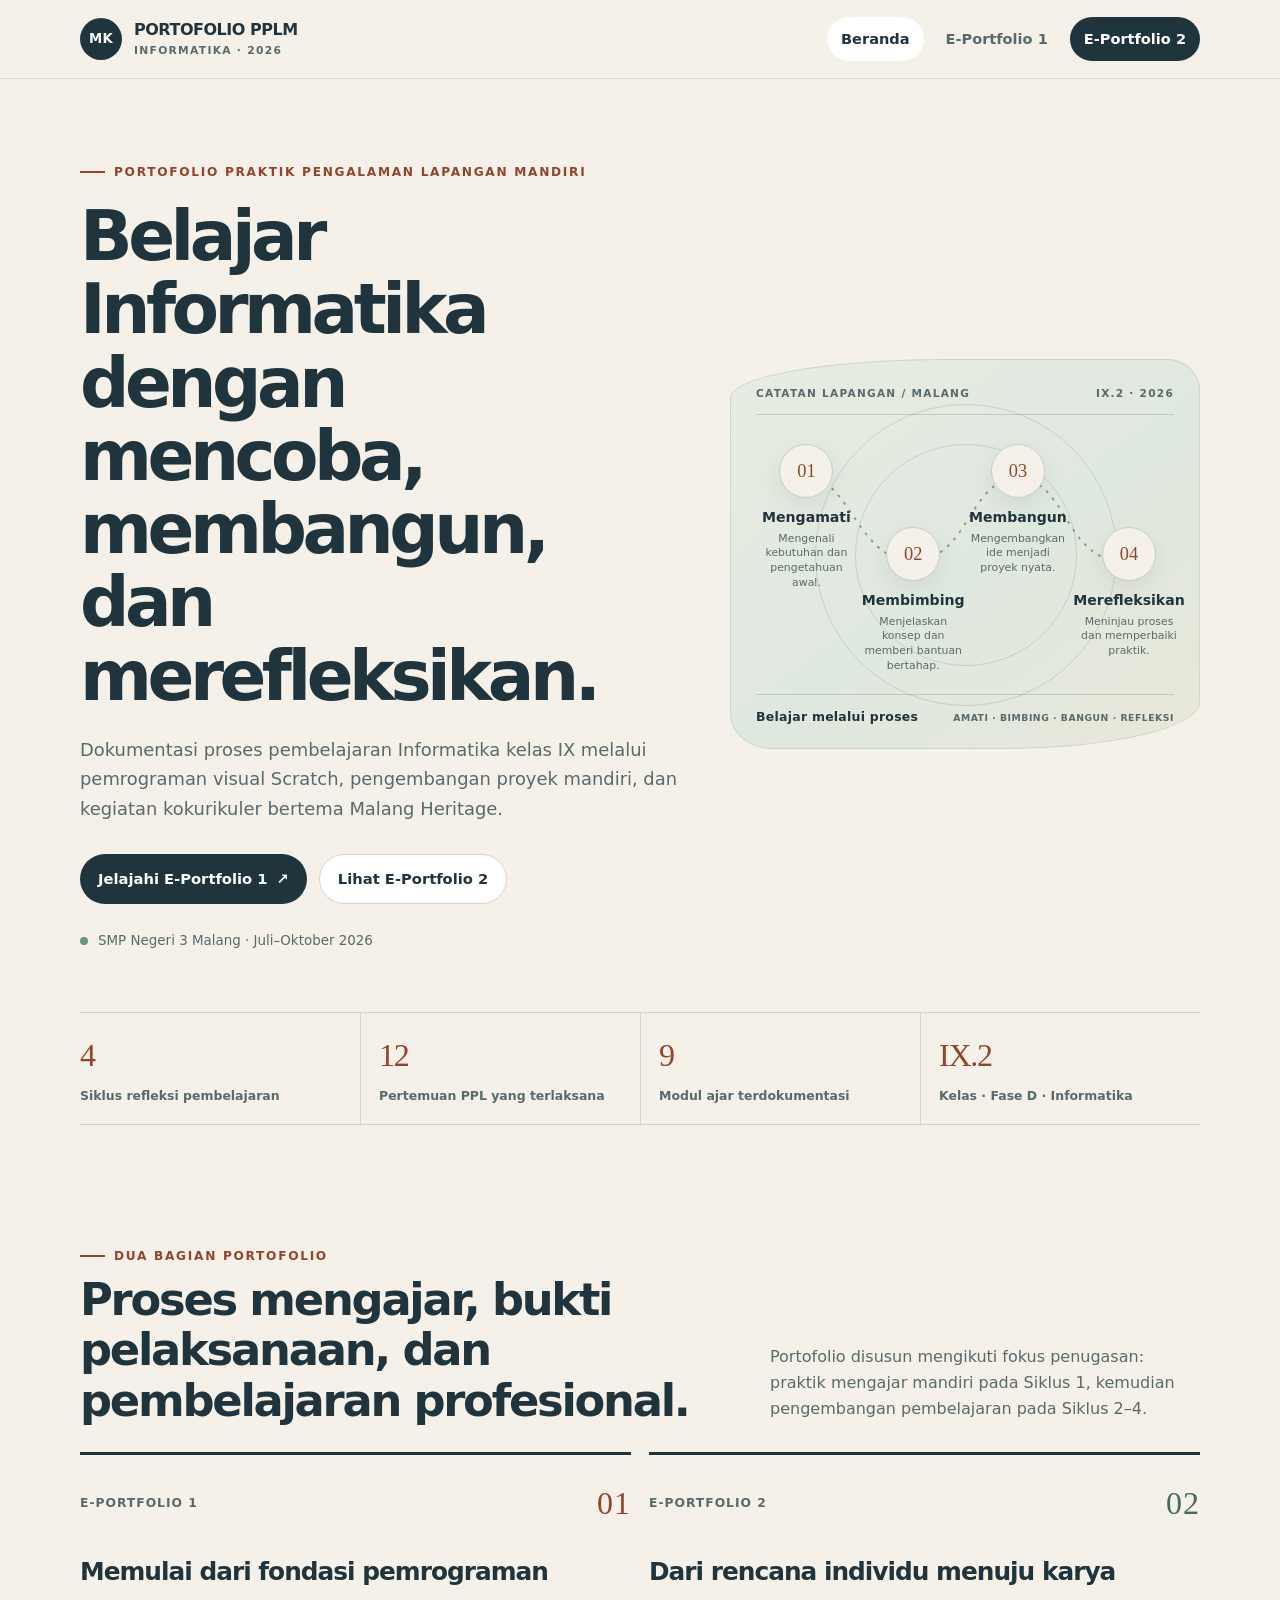
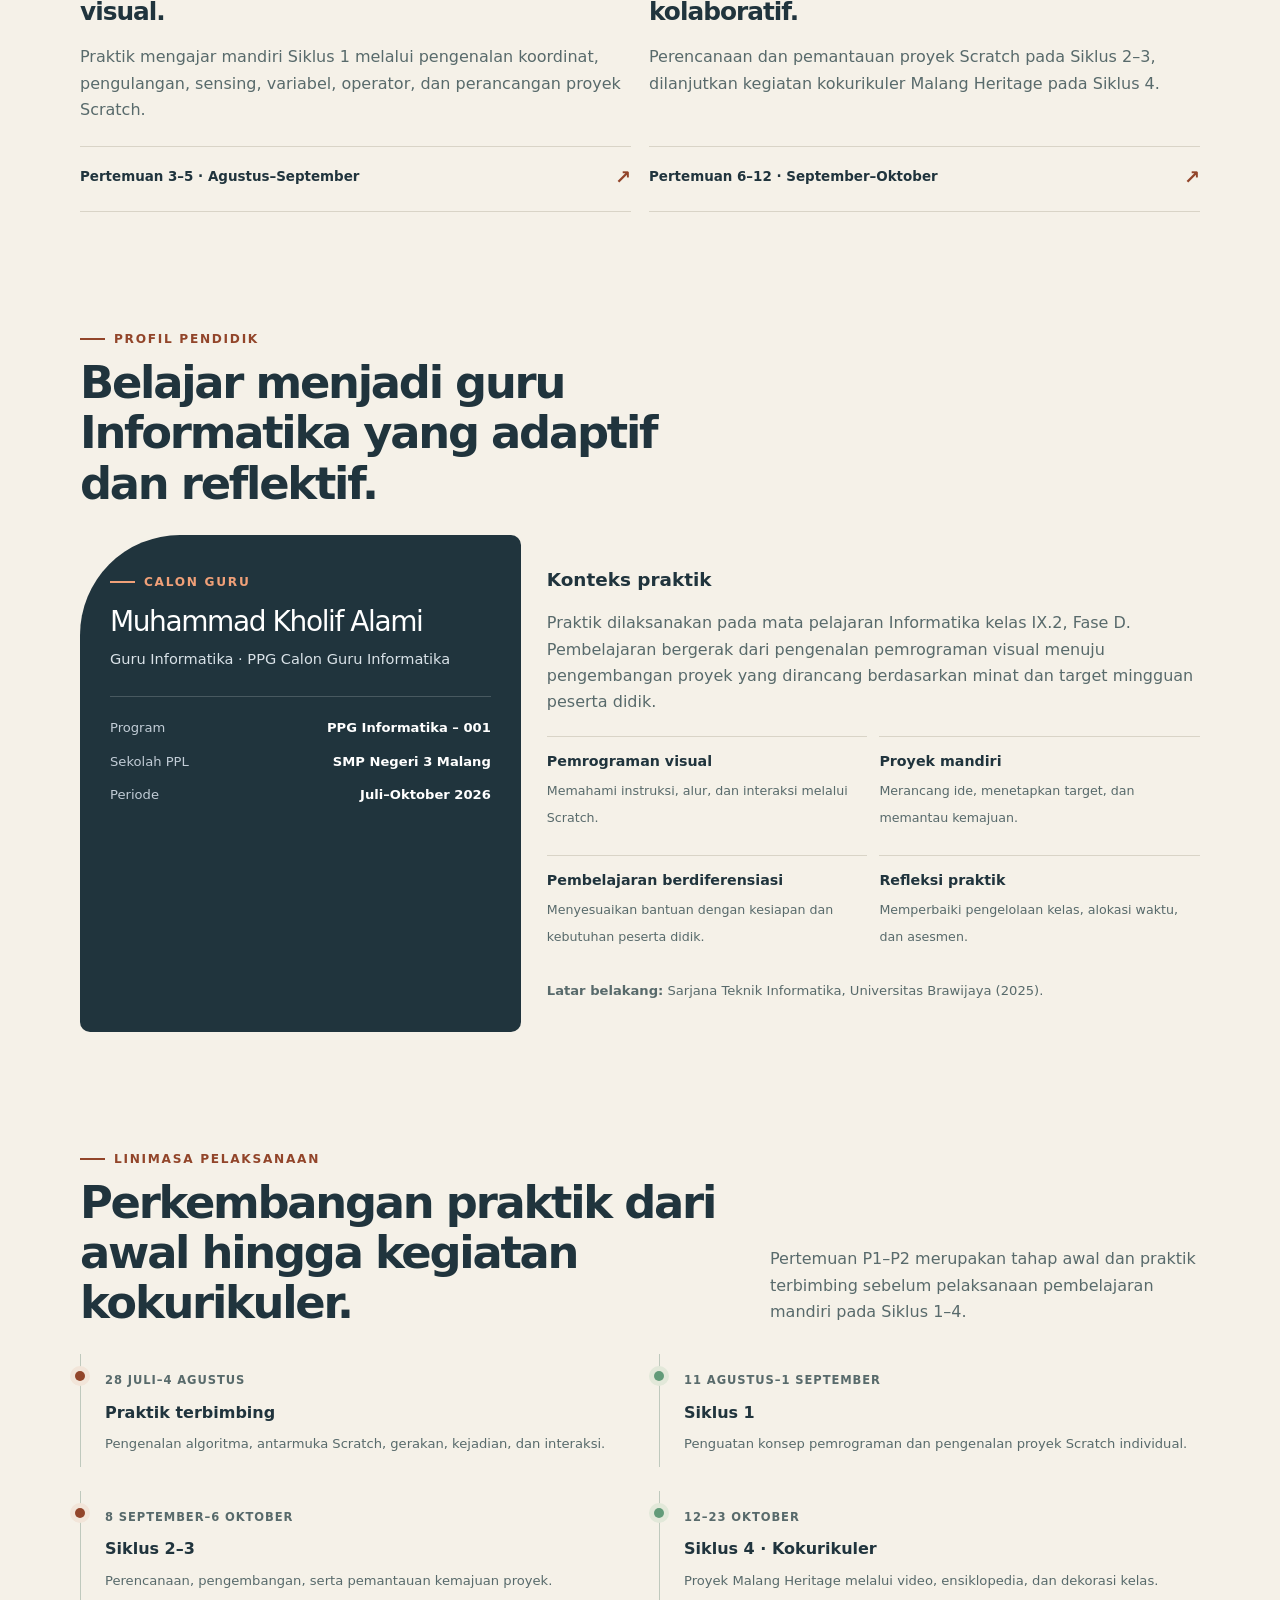
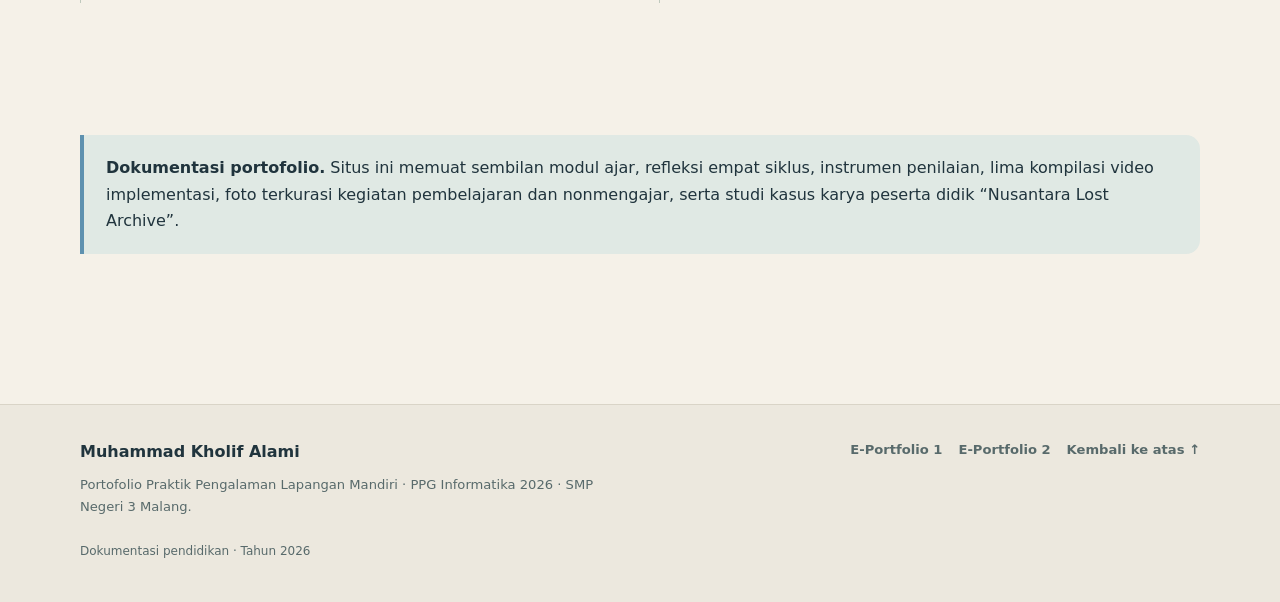
<file: index.html>
<!doctype html>
<html lang="id">
<head>
  <meta charset="utf-8">
  <meta name="viewport" content="width=device-width, initial-scale=1">
  <meta name="theme-color" content="#f5f1e8">
  <meta name="description" content="Portofolio digital Praktik Pengalaman Lapangan Mandiri 2026 bidang Informatika di SMP Negeri 3 Malang oleh Muhammad Kholif Alami.">
  <title>Portofolio PPLM 2026 | Muhammad Kholif Alami</title>
  <link rel="stylesheet" href="assets/css/site.css">
  <script defer src="assets/js/site.js"></script>
</head>
<body>
  <a class="skip-link" href="#konten">Lewati ke konten</a>
  <header class="site-header">
    <div class="container nav-wrap">
      <a class="brand" href="index.html" aria-label="Beranda portofolio">
        <span class="brand-mark">MK</span>
        <span class="brand-copy">PORTOFOLIO PPLM<small>INFORMATIKA · 2026</small></span>
      </a>
      <button class="menu-toggle" type="button" aria-expanded="false" aria-controls="navigasi">Menu</button>
      <nav class="nav-links" id="navigasi" aria-label="Navigasi utama">
        <a href="index.html" data-page="index.html">Beranda</a>
        <a href="portfolio-1.html" data-page="portfolio-1.html">E-Portfolio 1</a>
        <a href="portfolio-2.html" data-page="portfolio-2.html" class="nav-cta">E-Portfolio 2</a>
      </nav>
    </div>
  </header>

  <main id="konten">
    <section class="hero">
      <div class="container hero-grid">
        <div>
          <span class="eyebrow">Portofolio praktik pengalaman lapangan mandiri</span>
          <h1>Belajar Informatika dengan mencoba, membangun, dan merefleksikan.</h1>
          <p class="hero-copy">Dokumentasi proses pembelajaran Informatika kelas IX melalui pemrograman visual Scratch, pengembangan proyek mandiri, dan kegiatan kokurikuler bertema Malang Heritage.</p>
          <div class="hero-actions">
            <a class="button button-primary" href="portfolio-1.html">Jelajahi E-Portfolio 1 <span aria-hidden="true">↗</span></a>
            <a class="button button-secondary" href="portfolio-2.html">Lihat E-Portfolio 2</a>
          </div>
          <div class="hero-note"><span class="dot" aria-hidden="true"></span> SMP Negeri 3 Malang · Juli–Oktober 2026</div>
        </div>
        <div class="practice-route" role="group" aria-label="Empat tahap perjalanan pembelajaran: mengamati, membimbing, membangun, dan merefleksikan">
          <div class="route-topline"><span>CATATAN LAPANGAN / MALANG</span><span>IX.2 · 2026</span></div>
          <div class="route-graphic">
            <svg class="route-track" viewBox="0 0 500 180" preserveAspectRatio="none" role="presentation" aria-hidden="true">
              <path class="route-path" d="M63 28 C112 28 122 111 188 111 S255 28 313 28 S370 111 438 111" />
              <circle class="route-node" cx="63" cy="28" r="7" />
              <circle class="route-node" cx="188" cy="111" r="7" />
              <circle class="route-node" cx="313" cy="28" r="7" />
              <circle class="route-node" cx="438" cy="111" r="7" />
            </svg>
            <ol class="route-stops">
              <li class="route-stop"><span class="route-number">01</span><strong>Mengamati</strong><small>Mengenali kebutuhan dan pengetahuan awal.</small></li>
              <li class="route-stop"><span class="route-number">02</span><strong>Membimbing</strong><small>Menjelaskan konsep dan memberi bantuan bertahap.</small></li>
              <li class="route-stop"><span class="route-number">03</span><strong>Membangun</strong><small>Mengembangkan ide menjadi proyek nyata.</small></li>
              <li class="route-stop"><span class="route-number">04</span><strong>Merefleksikan</strong><small>Meninjau proses dan memperbaiki praktik.</small></li>
            </ol>
          </div>
          <div class="route-bottom"><strong>Belajar melalui proses</strong><span>AMATI · BIMBING · BANGUN · REFLEKSI</span></div>
        </div>
      </div>
    </section>

    <section class="container stat-strip" aria-label="Ringkasan pelaksanaan">
      <div class="stat"><strong>4</strong><span>Siklus refleksi pembelajaran</span></div>
      <div class="stat"><strong>12</strong><span>Pertemuan PPL yang terlaksana</span></div>
      <div class="stat"><strong>9</strong><span>Modul ajar terdokumentasi</span></div>
      <div class="stat"><strong>IX.2</strong><span>Kelas · Fase D · Informatika</span></div>
    </section>

    <section class="section container">
      <div class="section-head">
        <div>
          <span class="eyebrow">Dua bagian portofolio</span>
          <h2>Proses mengajar, bukti pelaksanaan, dan pembelajaran profesional.</h2>
        </div>
        <p>Portofolio disusun mengikuti fokus penugasan: praktik mengajar mandiri pada Siklus 1, kemudian pengembangan pembelajaran pada Siklus 2–4.</p>
      </div>
      <div class="card-grid">
        <a class="portfolio-card" href="portfolio-1.html">
          <div class="card-kicker"><span>E-Portfolio 1</span><span class="card-number">01</span></div>
          <h3>Memulai dari fondasi pemrograman visual.</h3>
          <p>Praktik mengajar mandiri Siklus 1 melalui pengenalan koordinat, pengulangan, sensing, variabel, operator, dan perancangan proyek Scratch.</p>
          <div class="card-foot"><span>Pertemuan 3–5 · Agustus–September</span><span class="arrow" aria-hidden="true">↗</span></div>
        </a>
        <a class="portfolio-card" href="portfolio-2.html">
          <div class="card-kicker"><span>E-Portfolio 2</span><span class="card-number">02</span></div>
          <h3>Dari rencana individu menuju karya kolaboratif.</h3>
          <p>Perencanaan dan pemantauan proyek Scratch pada Siklus 2–3, dilanjutkan kegiatan kokurikuler Malang Heritage pada Siklus 4.</p>
          <div class="card-foot"><span>Pertemuan 6–12 · September–Oktober</span><span class="arrow" aria-hidden="true">↗</span></div>
        </a>
      </div>
    </section>

    <section class="section container">
      <div class="section-head">
        <div>
          <span class="eyebrow">Profil pendidik</span>
          <h2>Belajar menjadi guru Informatika yang adaptif dan reflektif.</h2>
        </div>
      </div>
      <div class="profile-grid">
        <div class="profile-panel">
          <span class="eyebrow" style="color:#f0a078">Calon guru</span>
          <div class="profile-name">Muhammad Kholif Alami</div>
          <div class="profile-role">Guru Informatika · PPG Calon Guru Informatika</div>
          <div class="profile-meta">
            <div><span>Program</span><strong>PPG Informatika – 001</strong></div>
            <div><span>Sekolah PPL</span><strong>SMP Negeri 3 Malang</strong></div>
            <div><span>Periode</span><strong>Juli–Oktober 2026</strong></div>
          </div>
        </div>
        <div class="context-panel">
          <h3>Konteks praktik</h3>
          <p>Praktik dilaksanakan pada mata pelajaran Informatika kelas IX.2, Fase D. Pembelajaran bergerak dari pengenalan pemrograman visual menuju pengembangan proyek yang dirancang berdasarkan minat dan target mingguan peserta didik.</p>
          <div class="focus-list">
            <div class="focus-item"><strong>Pemrograman visual</strong><span>Memahami instruksi, alur, dan interaksi melalui Scratch.</span></div>
            <div class="focus-item"><strong>Proyek mandiri</strong><span>Merancang ide, menetapkan target, dan memantau kemajuan.</span></div>
            <div class="focus-item"><strong>Pembelajaran berdiferensiasi</strong><span>Menyesuaikan bantuan dengan kesiapan dan kebutuhan peserta didik.</span></div>
            <div class="focus-item"><strong>Refleksi praktik</strong><span>Memperbaiki pengelolaan kelas, alokasi waktu, dan asesmen.</span></div>
          </div>
          <p style="margin:18px 0 0;font-size:.82rem"><strong>Latar belakang:</strong> Sarjana Teknik Informatika, Universitas Brawijaya (2025).</p>
        </div>
      </div>
    </section>

    <section class="section container">
      <div class="section-head">
        <div>
          <span class="eyebrow">Linimasa pelaksanaan</span>
          <h2>Perkembangan praktik dari awal hingga kegiatan kokurikuler.</h2>
        </div>
        <p>Pertemuan P1–P2 merupakan tahap awal dan praktik terbimbing sebelum pelaksanaan pembelajaran mandiri pada Siklus 1–4.</p>
      </div>
      <div class="timeline">
        <article class="timeline-card"><small>28 Juli–4 Agustus</small><h3>Praktik terbimbing</h3><p>Pengenalan algoritma, antarmuka Scratch, gerakan, kejadian, dan interaksi.</p></article>
        <article class="timeline-card"><small>11 Agustus–1 September</small><h3>Siklus 1</h3><p>Penguatan konsep pemrograman dan pengenalan proyek Scratch individual.</p></article>
        <article class="timeline-card"><small>8 September–6 Oktober</small><h3>Siklus 2–3</h3><p>Perencanaan, pengembangan, serta pemantauan kemajuan proyek.</p></article>
        <article class="timeline-card"><small>12–23 Oktober</small><h3>Siklus 4 · Kokurikuler</h3><p>Proyek Malang Heritage melalui video, ensiklopedia, dan dekorasi kelas.</p></article>
      </div>
    </section>

    <section class="section container">
      <div class="note soft-note">
        <p><strong>Dokumentasi portofolio.</strong> Situs ini memuat sembilan modul ajar, refleksi empat siklus, instrumen penilaian, lima kompilasi video implementasi, foto terkurasi kegiatan pembelajaran dan nonmengajar, serta studi kasus karya peserta didik “Nusantara Lost Archive”.</p>
      </div>
    </section>
  </main>

  <footer class="site-footer">
    <div class="container">
      <div class="footer-wrap">
        <div><strong>Muhammad Kholif Alami</strong><p>Portofolio Praktik Pengalaman Lapangan Mandiri · PPG Informatika 2026 · SMP Negeri 3 Malang.</p></div>
        <div class="footer-links"><a href="portfolio-1.html">E-Portfolio 1</a><a href="portfolio-2.html">E-Portfolio 2</a><a href="#konten">Kembali ke atas ↑</a></div>
      </div>
      <div class="copyright">Dokumentasi pendidikan · Tahun 2026</div>
    </div>
  </footer>
</body>
</html>
</file>
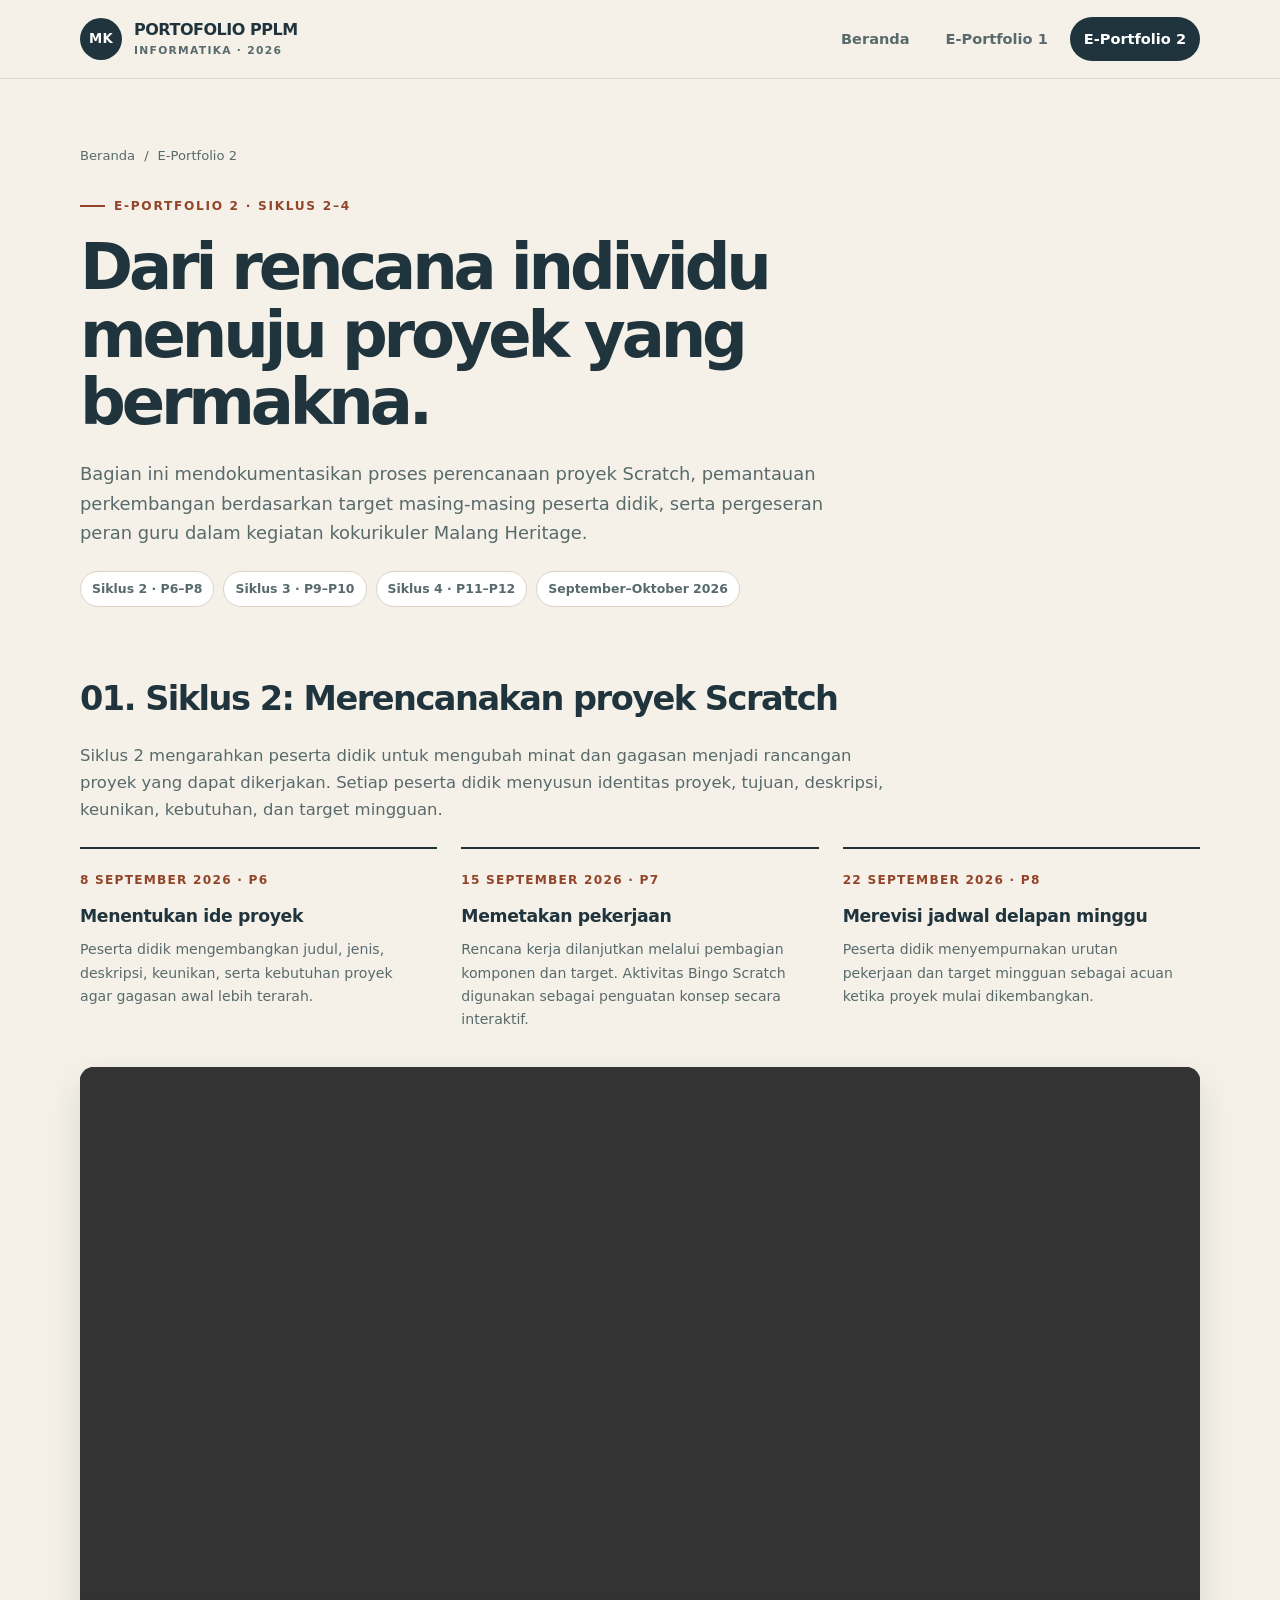
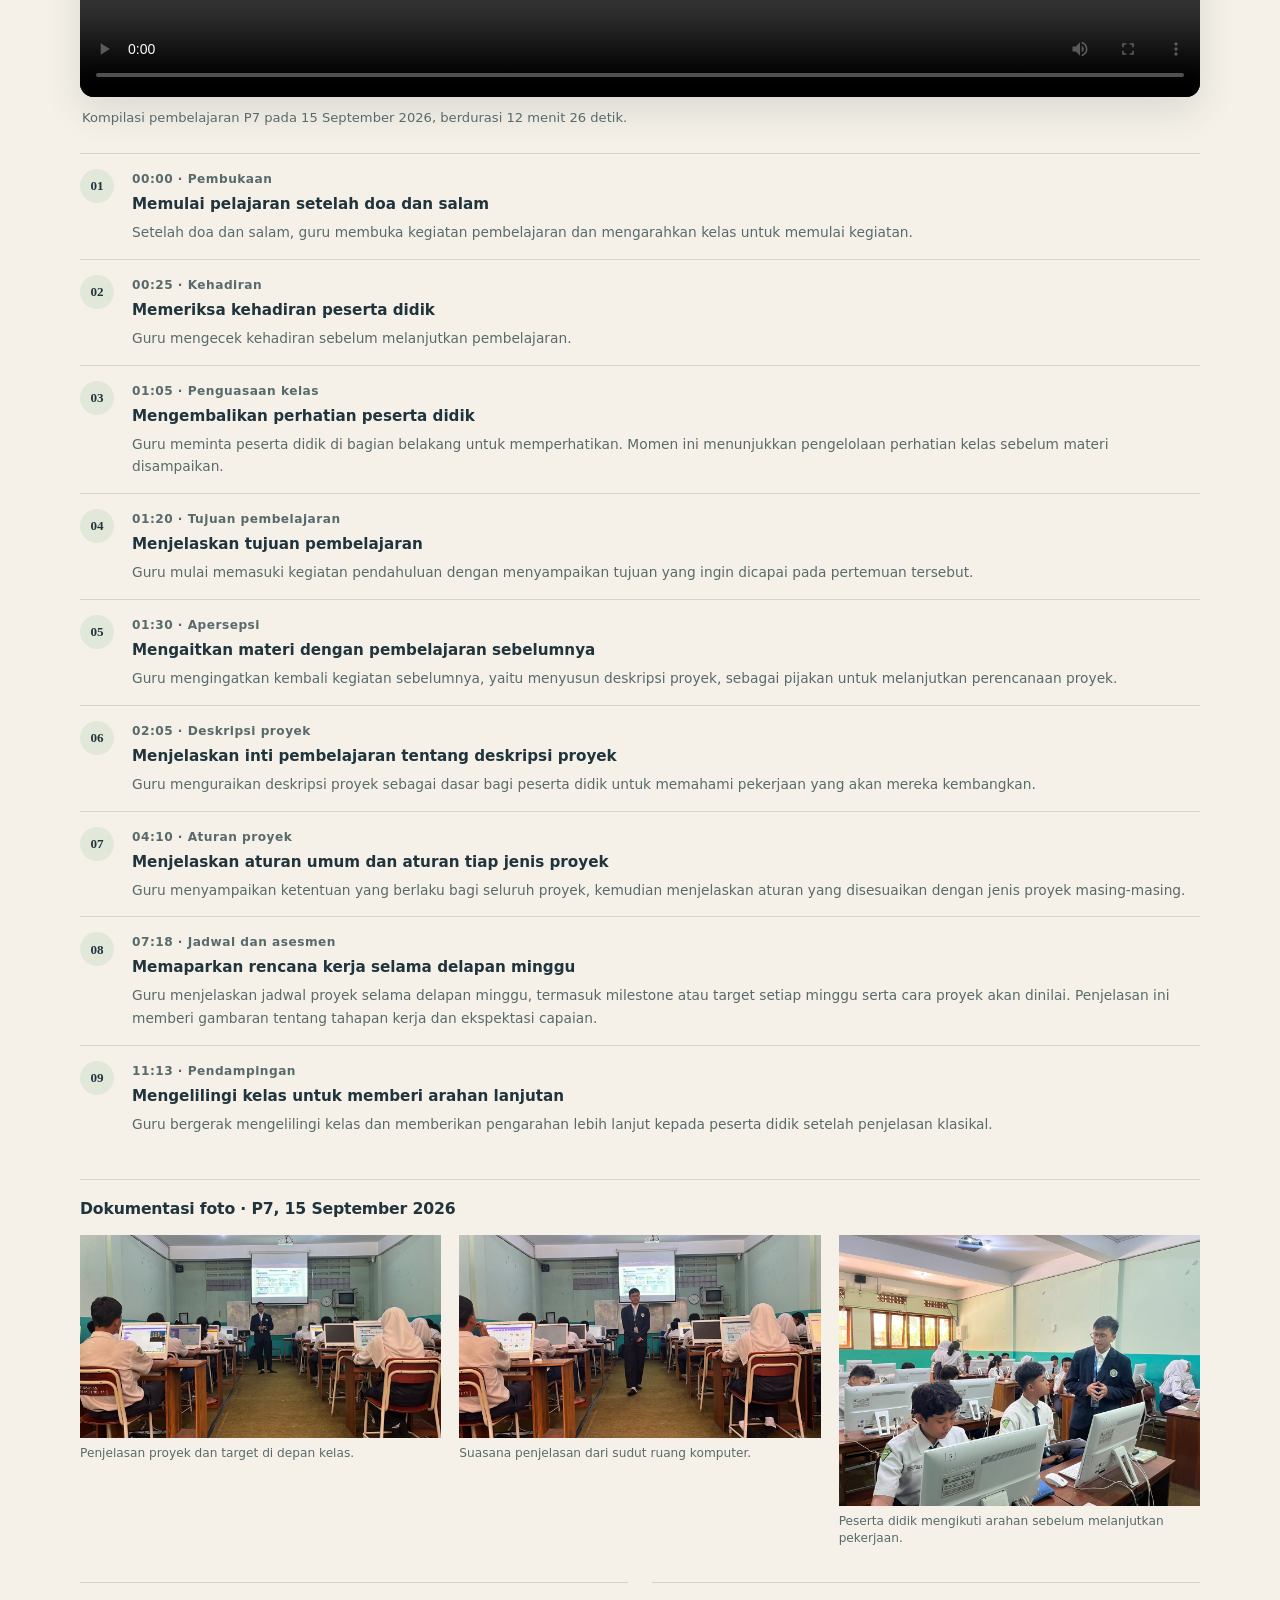
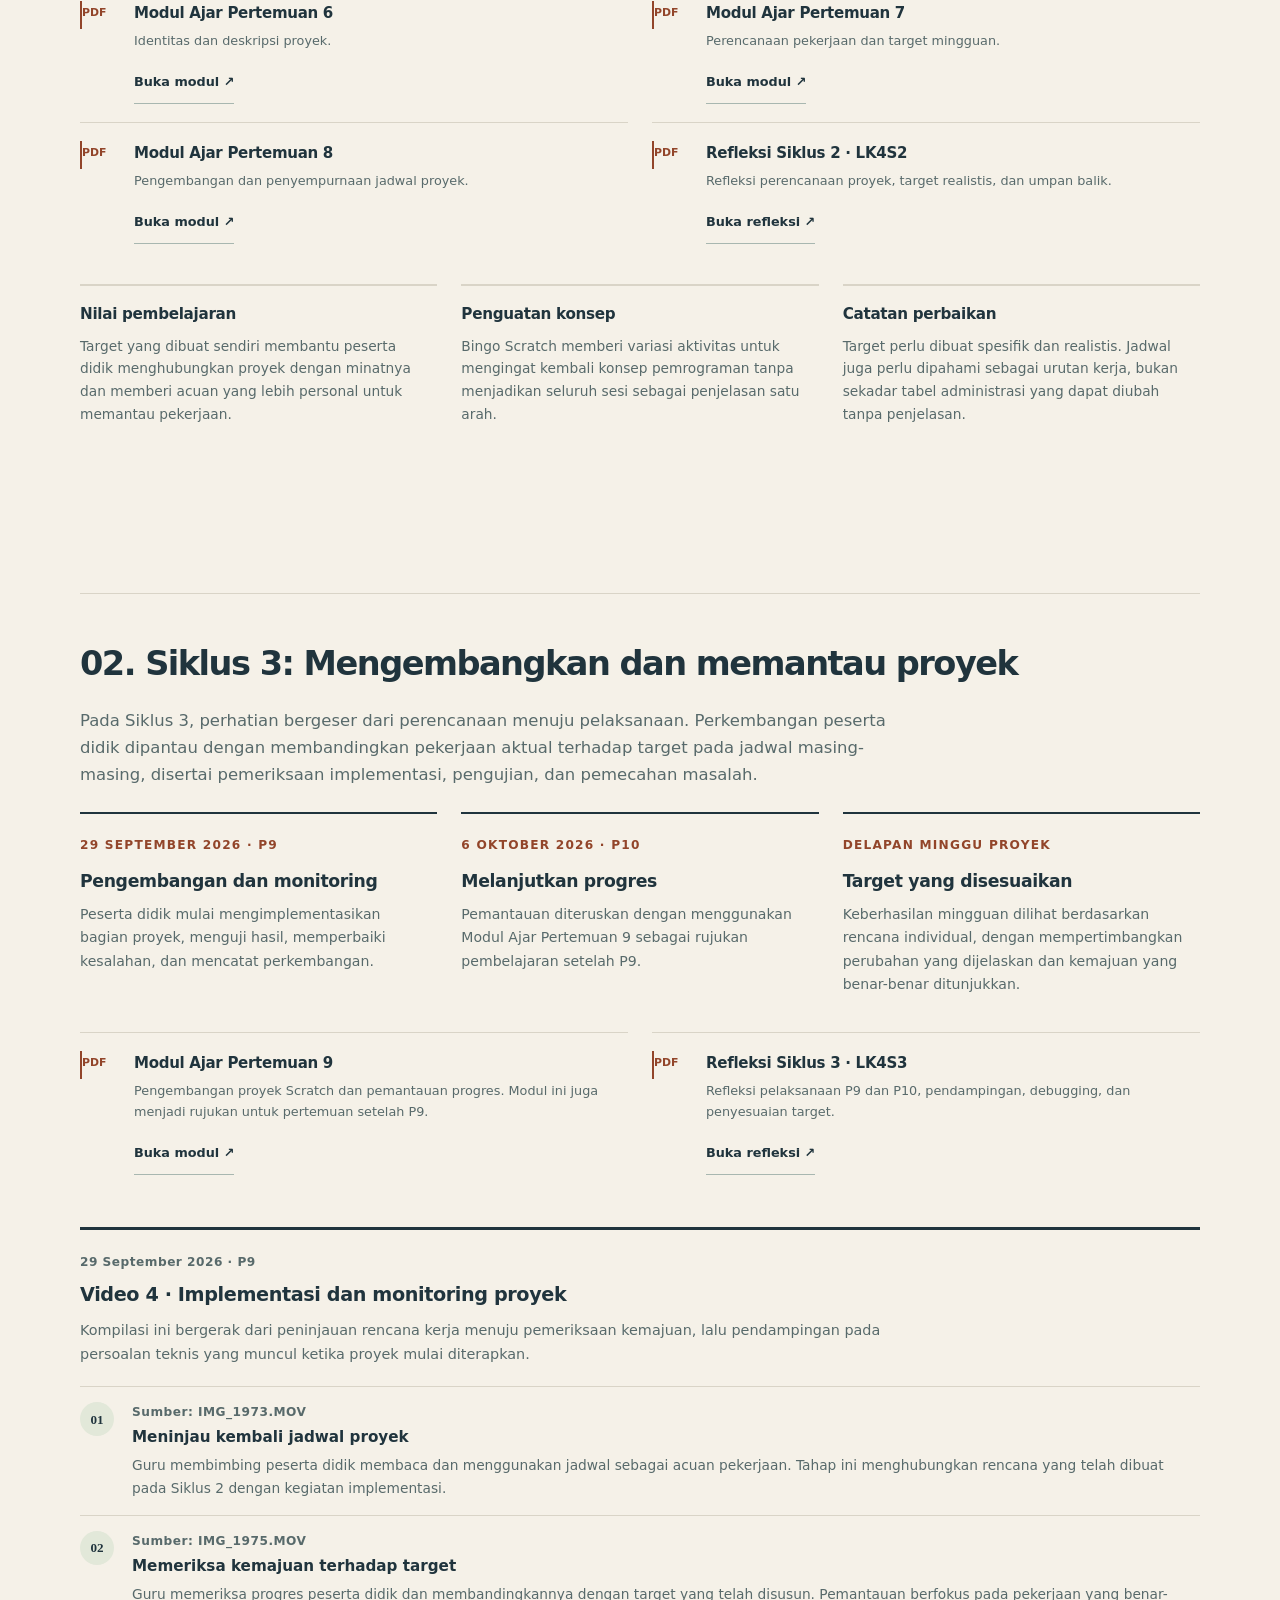
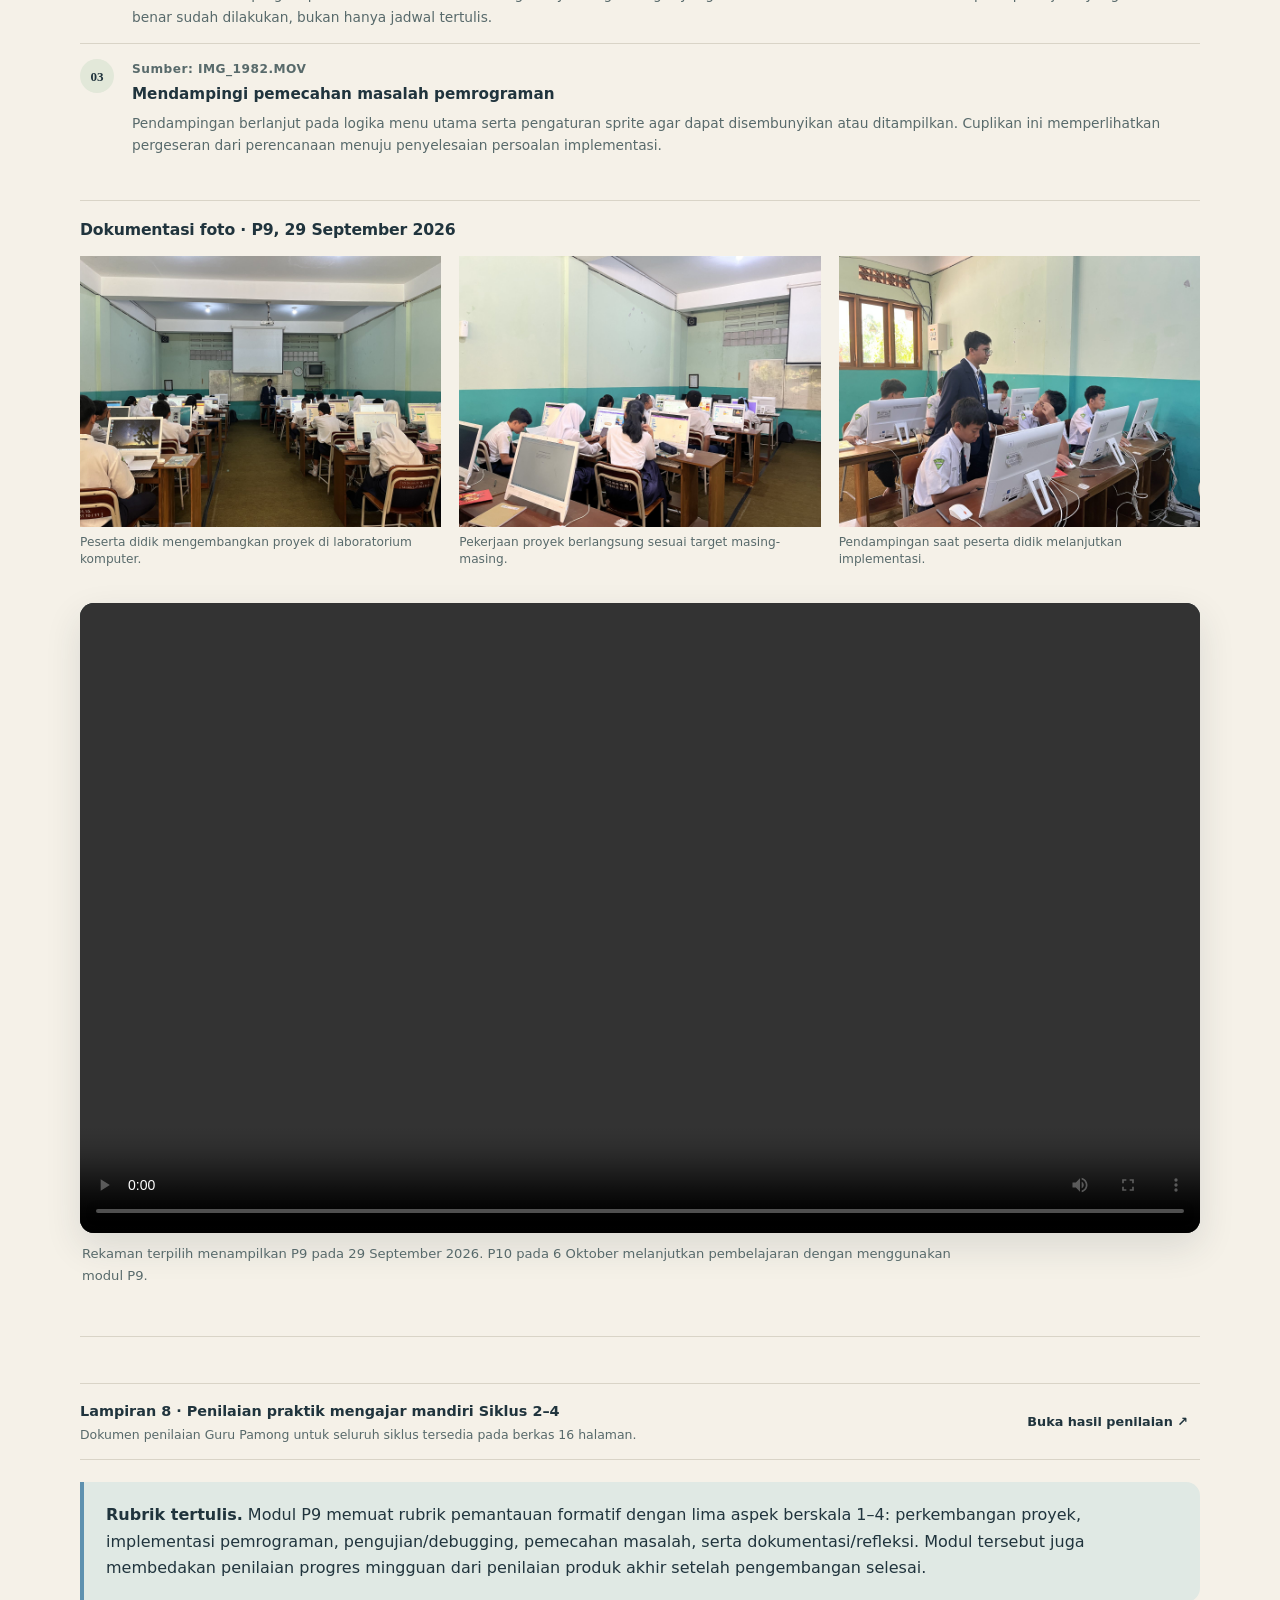
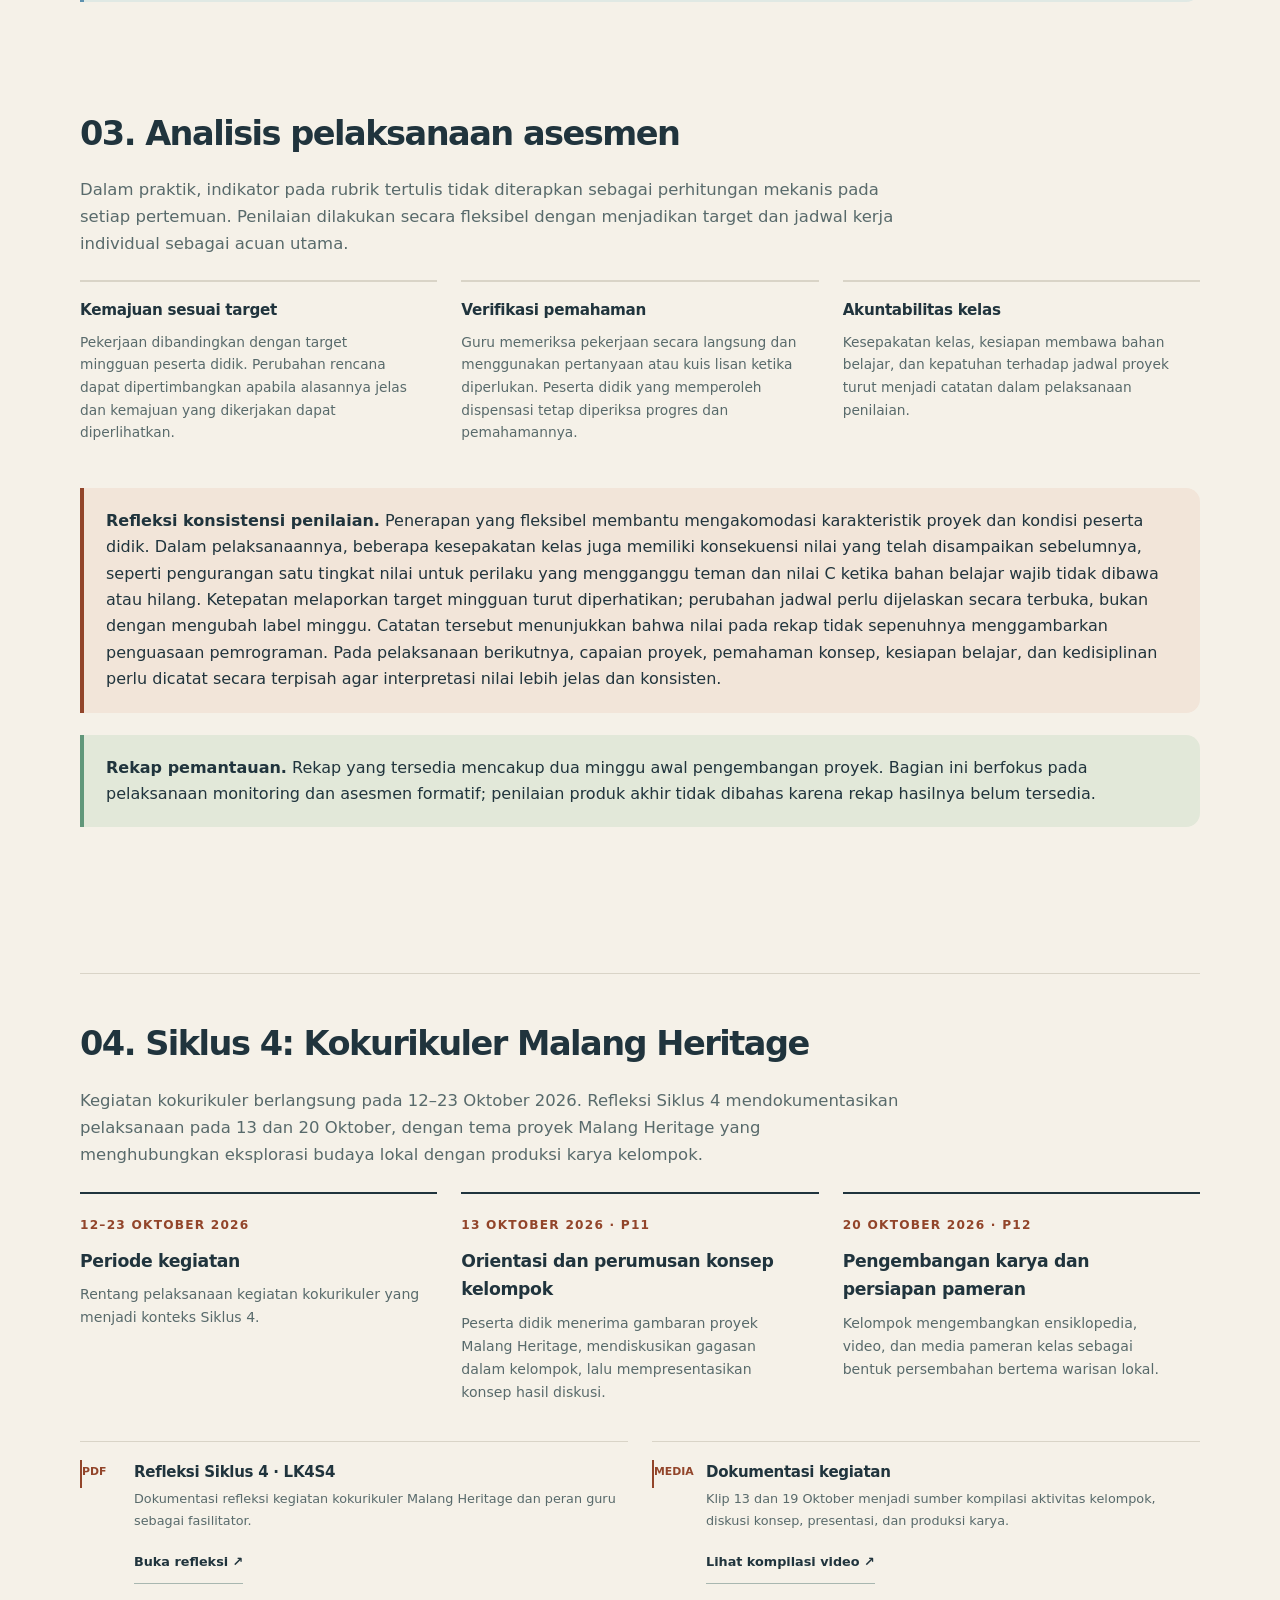
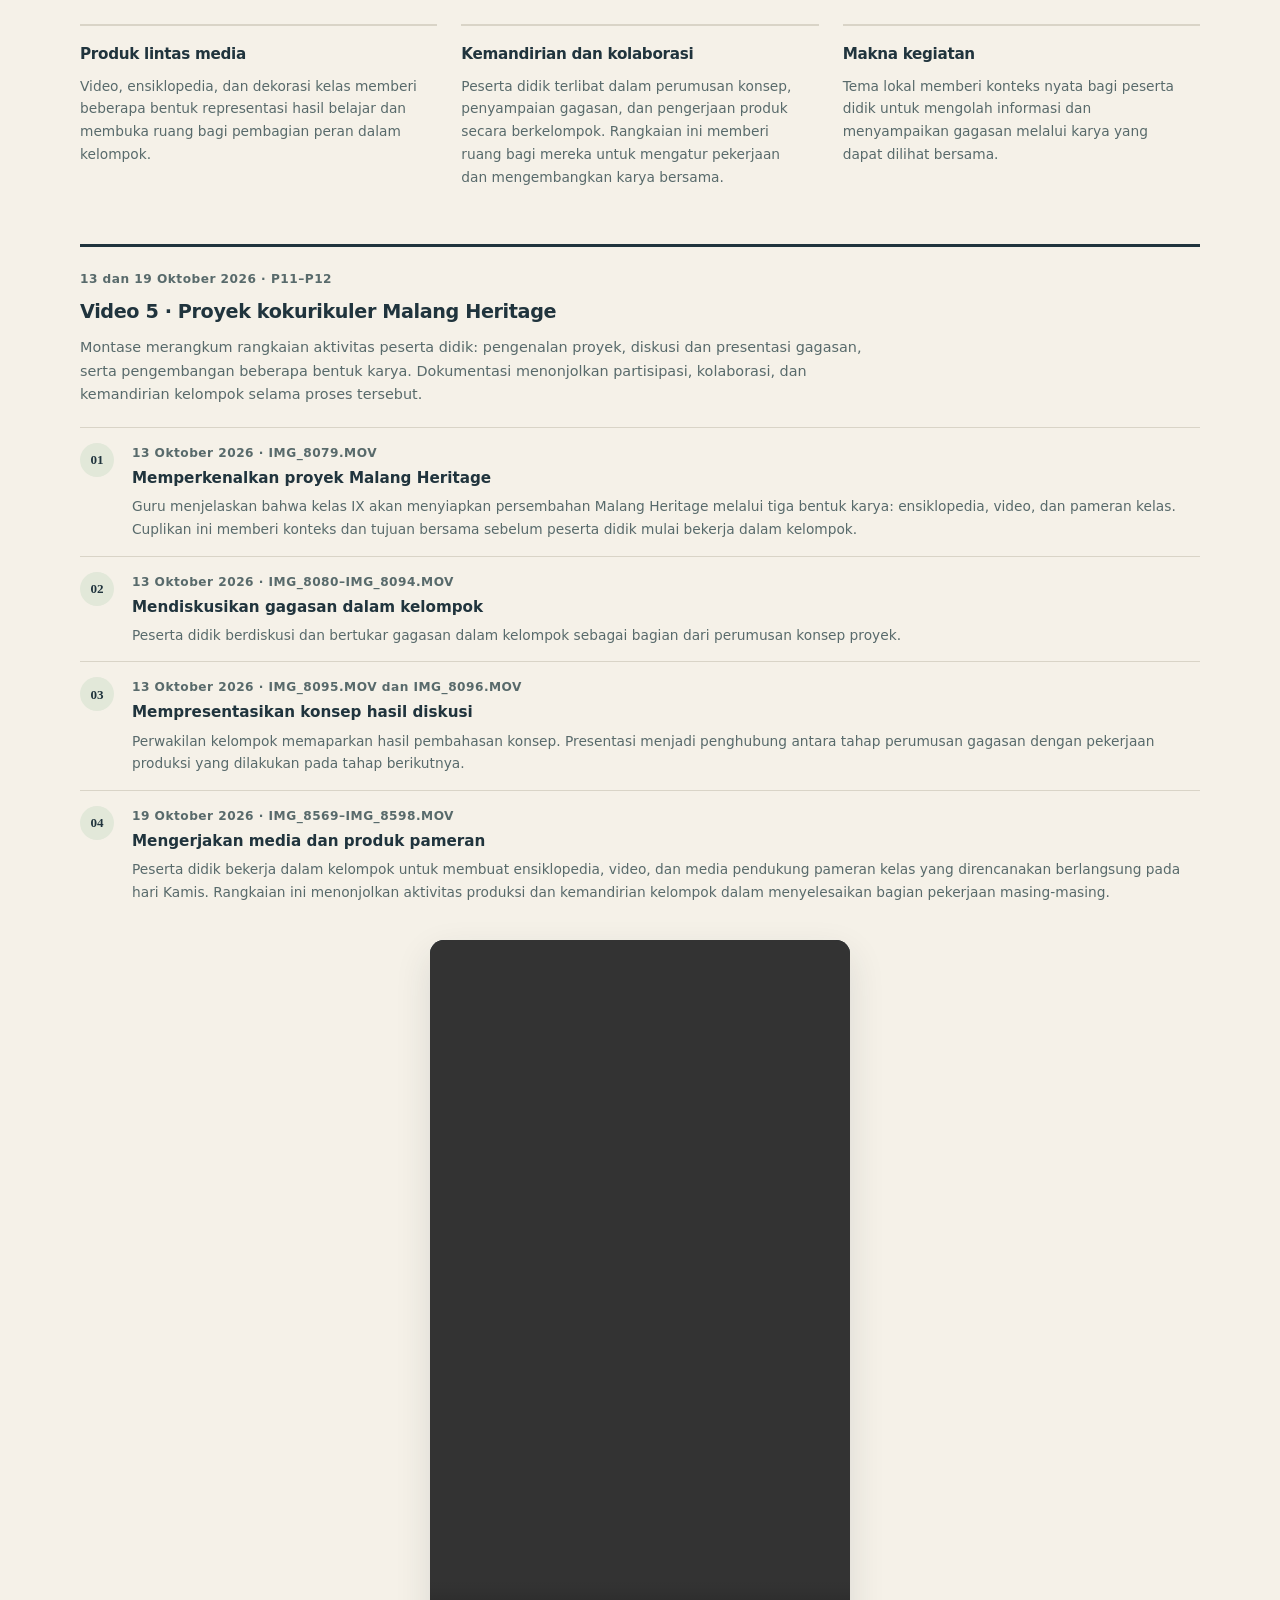
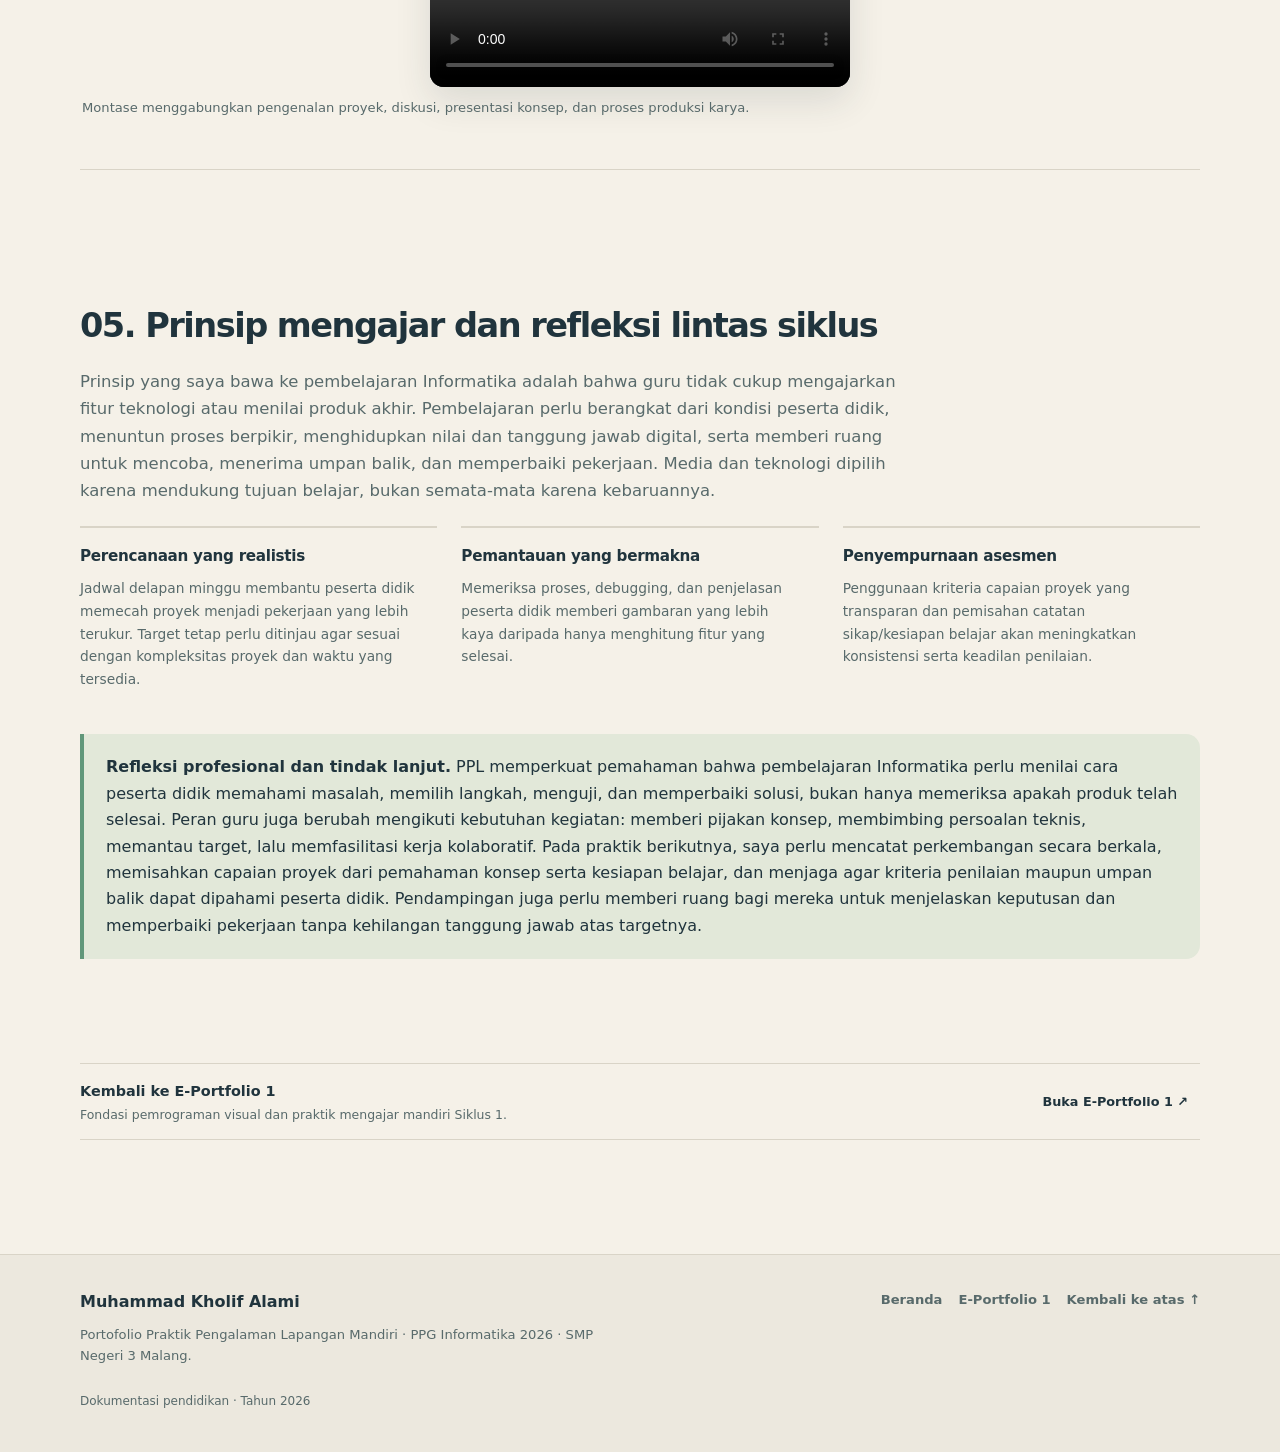
<file: portfolio-2.html>
<!doctype html>
<html lang="id">
<head>
  <meta charset="utf-8">
  <meta name="viewport" content="width=device-width, initial-scale=1">
  <meta name="theme-color" content="#f5f1e8">
  <meta name="description" content="E-Portfolio 2: perencanaan dan pemantauan proyek Scratch pada Siklus 2–3 serta kegiatan kokurikuler Malang Heritage pada Siklus 4.">
  <title>E-Portfolio 2 | Pengembangan Proyek dan Kokurikuler</title>
  <link rel="stylesheet" href="assets/css/site.css">
  <script defer src="assets/js/site.js"></script>
</head>
<body>
  <a class="skip-link" href="#konten">Lewati ke konten</a>
  <header class="site-header">
    <div class="container nav-wrap">
      <a class="brand" href="index.html" aria-label="Beranda portofolio"><span class="brand-mark">MK</span><span class="brand-copy">PORTOFOLIO PPLM<small>INFORMATIKA · 2026</small></span></a>
      <button class="menu-toggle" type="button" aria-expanded="false" aria-controls="navigasi">Menu</button>
      <nav class="nav-links" id="navigasi" aria-label="Navigasi utama">
        <a href="index.html" data-page="index.html">Beranda</a>
        <a href="portfolio-1.html" data-page="portfolio-1.html">E-Portfolio 1</a>
        <a href="portfolio-2.html" data-page="portfolio-2.html" class="nav-cta">E-Portfolio 2</a>
      </nav>
    </div>
  </header>

  <main id="konten">
    <section class="page-hero container">
      <div class="breadcrumb"><a href="index.html">Beranda</a><span aria-hidden="true">/</span><span>E-Portfolio 2</span></div>
      <span class="eyebrow">E-Portfolio 2 · Siklus 2–4</span>
      <h1>Dari rencana individu menuju proyek yang bermakna.</h1>
      <p class="hero-copy">Bagian ini mendokumentasikan proses perencanaan proyek Scratch, pemantauan perkembangan berdasarkan target masing-masing peserta didik, serta pergeseran peran guru dalam kegiatan kokurikuler Malang Heritage.</p>
      <div class="page-meta"><span class="pill">Siklus 2 · P6–P8</span><span class="pill">Siklus 3 · P9–P10</span><span class="pill">Siklus 4 · P11–P12</span><span class="pill">September–Oktober 2026</span></div>
    </section>

    <section class="content-section container">
      <h2>01. Siklus 2: Merencanakan proyek Scratch</h2>
      <p class="lead">Siklus 2 mengarahkan peserta didik untuk mengubah minat dan gagasan menjadi rancangan proyek yang dapat dikerjakan. Setiap peserta didik menyusun identitas proyek, tujuan, deskripsi, keunikan, kebutuhan, dan target mingguan.</p>
      <div class="session-grid">
        <article class="session-card"><span class="date">8 September 2026 · P6</span><h3>Menentukan ide proyek</h3><p>Peserta didik mengembangkan judul, jenis, deskripsi, keunikan, serta kebutuhan proyek agar gagasan awal lebih terarah.</p></article>
        <article class="session-card"><span class="date">15 September 2026 · P7</span><h3>Memetakan pekerjaan</h3><p>Rencana kerja dilanjutkan melalui pembagian komponen dan target. Aktivitas Bingo Scratch digunakan sebagai penguatan konsep secara interaktif.</p></article>
        <article class="session-card"><span class="date">22 September 2026 · P8</span><h3>Merevisi jadwal delapan minggu</h3><p>Peserta didik menyempurnakan urutan pekerjaan dan target mingguan sebagai acuan ketika proyek mulai dikembangkan.</p></article>
      </div>
      <div class="video-player">
        <video class="portfolio-video" controls preload="metadata" playsinline aria-label="Kompilasi video pembelajaran Siklus 2">
          <source src="dokumentasi-terkurasi/video/pembelajaran/03-kompilasi-siklus-2.mp4" type="video/mp4">
          Browser Anda tidak mendukung pemutaran video.
        </video>
        <p class="video-caption">Kompilasi pembelajaran P7 pada 15 September 2026, berdurasi 12 menit 26 detik.</p>
      </div>
      <ol class="clip-sequence">
        <li><span class="clip-index">01</span><div><span class="clip-meta">00:00 · Pembukaan</span><h4>Memulai pelajaran setelah doa dan salam</h4><p>Setelah doa dan salam, guru membuka kegiatan pembelajaran dan mengarahkan kelas untuk memulai kegiatan.</p></div></li>
        <li><span class="clip-index">02</span><div><span class="clip-meta">00:25 · Kehadiran</span><h4>Memeriksa kehadiran peserta didik</h4><p>Guru mengecek kehadiran sebelum melanjutkan pembelajaran.</p></div></li>
        <li><span class="clip-index">03</span><div><span class="clip-meta">01:05 · Penguasaan kelas</span><h4>Mengembalikan perhatian peserta didik</h4><p>Guru meminta peserta didik di bagian belakang untuk memperhatikan. Momen ini menunjukkan pengelolaan perhatian kelas sebelum materi disampaikan.</p></div></li>
        <li><span class="clip-index">04</span><div><span class="clip-meta">01:20 · Tujuan pembelajaran</span><h4>Menjelaskan tujuan pembelajaran</h4><p>Guru mulai memasuki kegiatan pendahuluan dengan menyampaikan tujuan yang ingin dicapai pada pertemuan tersebut.</p></div></li>
        <li><span class="clip-index">05</span><div><span class="clip-meta">01:30 · Apersepsi</span><h4>Mengaitkan materi dengan pembelajaran sebelumnya</h4><p>Guru mengingatkan kembali kegiatan sebelumnya, yaitu menyusun deskripsi proyek, sebagai pijakan untuk melanjutkan perencanaan proyek.</p></div></li>
        <li><span class="clip-index">06</span><div><span class="clip-meta">02:05 · Deskripsi proyek</span><h4>Menjelaskan inti pembelajaran tentang deskripsi proyek</h4><p>Guru menguraikan deskripsi proyek sebagai dasar bagi peserta didik untuk memahami pekerjaan yang akan mereka kembangkan.</p></div></li>
        <li><span class="clip-index">07</span><div><span class="clip-meta">04:10 · Aturan proyek</span><h4>Menjelaskan aturan umum dan aturan tiap jenis proyek</h4><p>Guru menyampaikan ketentuan yang berlaku bagi seluruh proyek, kemudian menjelaskan aturan yang disesuaikan dengan jenis proyek masing-masing.</p></div></li>
        <li><span class="clip-index">08</span><div><span class="clip-meta">07:18 · Jadwal dan asesmen</span><h4>Memaparkan rencana kerja selama delapan minggu</h4><p>Guru menjelaskan jadwal proyek selama delapan minggu, termasuk milestone atau target setiap minggu serta cara proyek akan dinilai. Penjelasan ini memberi gambaran tentang tahapan kerja dan ekspektasi capaian.</p></div></li>
        <li><span class="clip-index">09</span><div><span class="clip-meta">11:13 · Pendampingan</span><h4>Mengelilingi kelas untuk memberi arahan lanjutan</h4><p>Guru bergerak mengelilingi kelas dan memberikan pengarahan lebih lanjut kepada peserta didik setelah penjelasan klasikal.</p></div></li>
      </ol>
      <div class="photo-set">
        <h4>Dokumentasi foto · P7, 15 September 2026</h4>
        <div class="photo-gallery">
          <figure><img src="dokumentasi-terkurasi/foto/kelas/p7/01.jpg" alt="Guru menjelaskan rencana proyek di depan kelas pada P7" loading="lazy" decoding="async" width="1280" height="720"><figcaption>Penjelasan proyek dan target di depan kelas.</figcaption></figure>
          <figure><img src="dokumentasi-terkurasi/foto/kelas/p7/02.jpg" alt="Guru melanjutkan penjelasan proyek dari sisi ruang komputer pada P7" loading="lazy" decoding="async" width="1280" height="720"><figcaption>Suasana penjelasan dari sudut ruang komputer.</figcaption></figure>
          <figure><img src="dokumentasi-terkurasi/foto/kelas/p7/03.jpg" alt="Peserta didik mengikuti arahan guru terkait rencana proyek pada P7" loading="lazy" decoding="async" width="1280" height="960"><figcaption>Peserta didik mengikuti arahan sebelum melanjutkan pekerjaan.</figcaption></figure>
        </div>
      </div>
      <div class="artifact-grid">
        <article class="artifact"><span class="file-icon">PDF</span><div><h3>Modul Ajar Pertemuan 6</h3><p>Identitas dan deskripsi proyek.</p><a class="file-link" href="dokumen/modul/modul-ajar-pertemuan-06.pdf" target="_blank" rel="noopener">Buka modul ↗</a></div></article>
        <article class="artifact"><span class="file-icon">PDF</span><div><h3>Modul Ajar Pertemuan 7</h3><p>Perencanaan pekerjaan dan target mingguan.</p><a class="file-link" href="dokumen/modul/modul-ajar-pertemuan-07.pdf" target="_blank" rel="noopener">Buka modul ↗</a></div></article>
        <article class="artifact"><span class="file-icon">PDF</span><div><h3>Modul Ajar Pertemuan 8</h3><p>Pengembangan dan penyempurnaan jadwal proyek.</p><a class="file-link" href="dokumen/modul/modul-ajar-pertemuan-08.pdf" target="_blank" rel="noopener">Buka modul ↗</a></div></article>
        <article class="artifact"><span class="file-icon">PDF</span><div><h3>Refleksi Siklus 2 · LK4S2</h3><p>Refleksi perencanaan proyek, target realistis, dan umpan balik.</p><a class="file-link" href="dokumen/refleksi/refleksi-siklus-2.pdf" target="_blank" rel="noopener">Buka refleksi ↗</a></div></article>
      </div>
      <div class="analysis-grid">
        <article class="analysis-card"><h3>Nilai pembelajaran</h3><p>Target yang dibuat sendiri membantu peserta didik menghubungkan proyek dengan minatnya dan memberi acuan yang lebih personal untuk memantau pekerjaan.</p></article>
        <article class="analysis-card"><h3>Penguatan konsep</h3><p>Bingo Scratch memberi variasi aktivitas untuk mengingat kembali konsep pemrograman tanpa menjadikan seluruh sesi sebagai penjelasan satu arah.</p></article>
        <article class="analysis-card"><h3>Catatan perbaikan</h3><p>Target perlu dibuat spesifik dan realistis. Jadwal juga perlu dipahami sebagai urutan kerja, bukan sekadar tabel administrasi yang dapat diubah tanpa penjelasan.</p></article>
      </div>
    </section>

    <section class="content-section container">
      <div class="divider"></div>
      <h2>02. Siklus 3: Mengembangkan dan memantau proyek</h2>
      <p class="lead">Pada Siklus 3, perhatian bergeser dari perencanaan menuju pelaksanaan. Perkembangan peserta didik dipantau dengan membandingkan pekerjaan aktual terhadap target pada jadwal masing-masing, disertai pemeriksaan implementasi, pengujian, dan pemecahan masalah.</p>
      <div class="session-grid">
        <article class="session-card"><span class="date">29 September 2026 · P9</span><h3>Pengembangan dan monitoring</h3><p>Peserta didik mulai mengimplementasikan bagian proyek, menguji hasil, memperbaiki kesalahan, dan mencatat perkembangan.</p></article>
        <article class="session-card"><span class="date">6 Oktober 2026 · P10</span><h3>Melanjutkan progres</h3><p>Pemantauan diteruskan dengan menggunakan Modul Ajar Pertemuan 9 sebagai rujukan pembelajaran setelah P9.</p></article>
        <article class="session-card"><span class="date">Delapan minggu proyek</span><h3>Target yang disesuaikan</h3><p>Keberhasilan mingguan dilihat berdasarkan rencana individual, dengan mempertimbangkan perubahan yang dijelaskan dan kemajuan yang benar-benar ditunjukkan.</p></article>
      </div>
      <div class="artifact-grid">
        <article class="artifact"><span class="file-icon">PDF</span><div><h3>Modul Ajar Pertemuan 9</h3><p>Pengembangan proyek Scratch dan pemantauan progres. Modul ini juga menjadi rujukan untuk pertemuan setelah P9.</p><a class="file-link" href="dokumen/modul/modul-ajar-pertemuan-09.pdf" target="_blank" rel="noopener">Buka modul ↗</a></div></article>
        <article class="artifact"><span class="file-icon">PDF</span><div><h3>Refleksi Siklus 3 · LK4S3</h3><p>Refleksi pelaksanaan P9 dan P10, pendampingan, debugging, dan penyesuaian target.</p><a class="file-link" href="dokumen/refleksi/refleksi-siklus-3.pdf" target="_blank" rel="noopener">Buka refleksi ↗</a></div></article>
      </div>
      <div class="compilation-block">
        <div class="compilation-heading">
          <span class="clip-period">29 September 2026 · P9</span>
          <h3>Video 4 · Implementasi dan monitoring proyek</h3>
          <p>Kompilasi ini bergerak dari peninjauan rencana kerja menuju pemeriksaan kemajuan, lalu pendampingan pada persoalan teknis yang muncul ketika proyek mulai diterapkan.</p>
        </div>
        <ol class="clip-sequence">
          <li><span class="clip-index">01</span><div><span class="clip-meta">Sumber: IMG_1973.MOV</span><h4>Meninjau kembali jadwal proyek</h4><p>Guru membimbing peserta didik membaca dan menggunakan jadwal sebagai acuan pekerjaan. Tahap ini menghubungkan rencana yang telah dibuat pada Siklus 2 dengan kegiatan implementasi.</p></div></li>
          <li><span class="clip-index">02</span><div><span class="clip-meta">Sumber: IMG_1975.MOV</span><h4>Memeriksa kemajuan terhadap target</h4><p>Guru memeriksa progres peserta didik dan membandingkannya dengan target yang telah disusun. Pemantauan berfokus pada pekerjaan yang benar-benar sudah dilakukan, bukan hanya jadwal tertulis.</p></div></li>
          <li><span class="clip-index">03</span><div><span class="clip-meta">Sumber: IMG_1982.MOV</span><h4>Mendampingi pemecahan masalah pemrograman</h4><p>Pendampingan berlanjut pada logika menu utama serta pengaturan sprite agar dapat disembunyikan atau ditampilkan. Cuplikan ini memperlihatkan pergeseran dari perencanaan menuju penyelesaian persoalan implementasi.</p></div></li>
        </ol>
        <div class="photo-set">
          <h4>Dokumentasi foto · P9, 29 September 2026</h4>
          <div class="photo-gallery">
            <figure><img src="dokumentasi-terkurasi/foto/kelas/p9/01.jpg" alt="Suasana kelas ketika peserta didik mulai mengembangkan proyek Scratch pada P9" loading="lazy" decoding="async" width="1600" height="1200"><figcaption>Peserta didik mengembangkan proyek di laboratorium komputer.</figcaption></figure>
            <figure><img src="dokumentasi-terkurasi/foto/kelas/p9/02.jpg" alt="Peserta didik bekerja dengan komputer saat kegiatan monitoring proyek P9" loading="lazy" decoding="async" width="1600" height="1200"><figcaption>Pekerjaan proyek berlangsung sesuai target masing-masing.</figcaption></figure>
            <figure><img src="dokumentasi-terkurasi/foto/kelas/p9/03.jpg" alt="Guru mendampingi peserta didik saat mengerjakan proyek pada P9" loading="lazy" decoding="async" width="1600" height="1200"><figcaption>Pendampingan saat peserta didik melanjutkan implementasi.</figcaption></figure>
          </div>
        </div>
        <div class="video-player">
          <video class="portfolio-video" controls preload="metadata" playsinline aria-label="Kompilasi praktik pembelajaran Siklus 3">
            <source src="dokumentasi-terkurasi/video/pembelajaran/04-kompilasi-siklus-3.mp4" type="video/mp4">
            Browser Anda tidak mendukung pemutaran video.
          </video>
          <p class="video-caption">Rekaman terpilih menampilkan P9 pada 29 September 2026. P10 pada 6 Oktober melanjutkan pembelajaran dengan menggunakan modul P9.</p>
        </div>
      </div>
      <div class="resource-row"><div><strong>Lampiran 8 · Penilaian praktik mengajar mandiri Siklus 2–4</strong><span>Dokumen penilaian Guru Pamong untuk seluruh siklus tersedia pada berkas 16 halaman.</span></div><a href="dokumen/instrumen/instrumen-penilaian-siklus.pdf" target="_blank" rel="noopener">Buka hasil penilaian ↗</a></div>
      <div class="note soft-note"><p><strong>Rubrik tertulis.</strong> Modul P9 memuat rubrik pemantauan formatif dengan lima aspek berskala 1–4: perkembangan proyek, implementasi pemrograman, pengujian/debugging, pemecahan masalah, serta dokumentasi/refleksi. Modul tersebut juga membedakan penilaian progres mingguan dari penilaian produk akhir setelah pengembangan selesai.</p></div>
    </section>

    <section class="content-section container">
      <h2>03. Analisis pelaksanaan asesmen</h2>
      <p class="lead">Dalam praktik, indikator pada rubrik tertulis tidak diterapkan sebagai perhitungan mekanis pada setiap pertemuan. Penilaian dilakukan secara fleksibel dengan menjadikan target dan jadwal kerja individual sebagai acuan utama.</p>
      <div class="analysis-grid">
        <article class="analysis-card"><h3>Kemajuan sesuai target</h3><p>Pekerjaan dibandingkan dengan target mingguan peserta didik. Perubahan rencana dapat dipertimbangkan apabila alasannya jelas dan kemajuan yang dikerjakan dapat diperlihatkan.</p></article>
        <article class="analysis-card"><h3>Verifikasi pemahaman</h3><p>Guru memeriksa pekerjaan secara langsung dan menggunakan pertanyaan atau kuis lisan ketika diperlukan. Peserta didik yang memperoleh dispensasi tetap diperiksa progres dan pemahamannya.</p></article>
        <article class="analysis-card"><h3>Akuntabilitas kelas</h3><p>Kesepakatan kelas, kesiapan membawa bahan belajar, dan kepatuhan terhadap jadwal proyek turut menjadi catatan dalam pelaksanaan penilaian.</p></article>
      </div>
      <div class="note"><p><strong>Refleksi konsistensi penilaian.</strong> Penerapan yang fleksibel membantu mengakomodasi karakteristik proyek dan kondisi peserta didik. Dalam pelaksanaannya, beberapa kesepakatan kelas juga memiliki konsekuensi nilai yang telah disampaikan sebelumnya, seperti pengurangan satu tingkat nilai untuk perilaku yang mengganggu teman dan nilai C ketika bahan belajar wajib tidak dibawa atau hilang. Ketepatan melaporkan target mingguan turut diperhatikan; perubahan jadwal perlu dijelaskan secara terbuka, bukan dengan mengubah label minggu. Catatan tersebut menunjukkan bahwa nilai pada rekap tidak sepenuhnya menggambarkan penguasaan pemrograman. Pada pelaksanaan berikutnya, capaian proyek, pemahaman konsep, kesiapan belajar, dan kedisiplinan perlu dicatat secara terpisah agar interpretasi nilai lebih jelas dan konsisten.</p></div>
      <div class="note green-note"><p><strong>Rekap pemantauan.</strong> Rekap yang tersedia mencakup dua minggu awal pengembangan proyek. Bagian ini berfokus pada pelaksanaan monitoring dan asesmen formatif; penilaian produk akhir tidak dibahas karena rekap hasilnya belum tersedia.</p></div>
    </section>

    <section class="content-section container">
      <div class="divider"></div>
      <h2>04. Siklus 4: Kokurikuler Malang Heritage</h2>
      <p class="lead">Kegiatan kokurikuler berlangsung pada 12–23 Oktober 2026. Refleksi Siklus 4 mendokumentasikan pelaksanaan pada 13 dan 20 Oktober, dengan tema proyek Malang Heritage yang menghubungkan eksplorasi budaya lokal dengan produksi karya kelompok.</p>
      <div class="session-grid">
        <article class="session-card"><span class="date">12–23 Oktober 2026</span><h3>Periode kegiatan</h3><p>Rentang pelaksanaan kegiatan kokurikuler yang menjadi konteks Siklus 4.</p></article>
        <article class="session-card"><span class="date">13 Oktober 2026 · P11</span><h3>Orientasi dan perumusan konsep kelompok</h3><p>Peserta didik menerima gambaran proyek Malang Heritage, mendiskusikan gagasan dalam kelompok, lalu mempresentasikan konsep hasil diskusi.</p></article>
        <article class="session-card"><span class="date">20 Oktober 2026 · P12</span><h3>Pengembangan karya dan persiapan pameran</h3><p>Kelompok mengembangkan ensiklopedia, video, dan media pameran kelas sebagai bentuk persembahan bertema warisan lokal.</p></article>
      </div>
      <div class="artifact-grid">
        <article class="artifact"><span class="file-icon">PDF</span><div><h3>Refleksi Siklus 4 · LK4S4</h3><p>Dokumentasi refleksi kegiatan kokurikuler Malang Heritage dan peran guru sebagai fasilitator.</p><a class="file-link" href="dokumen/refleksi/refleksi-siklus-4.pdf" target="_blank" rel="noopener">Buka refleksi ↗</a></div></article>
        <article class="artifact"><span class="file-icon">MEDIA</span><div><h3>Dokumentasi kegiatan</h3><p>Klip 13 dan 19 Oktober menjadi sumber kompilasi aktivitas kelompok, diskusi konsep, presentasi, dan produksi karya.</p><a class="file-link" href="#video-siklus-4">Lihat kompilasi video ↗</a></div></article>
      </div>
      <div class="analysis-grid">
        <article class="analysis-card"><h3>Produk lintas media</h3><p>Video, ensiklopedia, dan dekorasi kelas memberi beberapa bentuk representasi hasil belajar dan membuka ruang bagi pembagian peran dalam kelompok.</p></article>
        <article class="analysis-card"><h3>Kemandirian dan kolaborasi</h3><p>Peserta didik terlibat dalam perumusan konsep, penyampaian gagasan, dan pengerjaan produk secara berkelompok. Rangkaian ini memberi ruang bagi mereka untuk mengatur pekerjaan dan mengembangkan karya bersama.</p></article>
        <article class="analysis-card"><h3>Makna kegiatan</h3><p>Tema lokal memberi konteks nyata bagi peserta didik untuk mengolah informasi dan menyampaikan gagasan melalui karya yang dapat dilihat bersama.</p></article>
      </div>
      <div class="compilation-block">
        <div class="compilation-heading">
          <span class="clip-period">13 dan 19 Oktober 2026 · P11–P12</span>
          <h3>Video 5 · Proyek kokurikuler Malang Heritage</h3>
          <p>Montase merangkum rangkaian aktivitas peserta didik: pengenalan proyek, diskusi dan presentasi gagasan, serta pengembangan beberapa bentuk karya. Dokumentasi menonjolkan partisipasi, kolaborasi, dan kemandirian kelompok selama proses tersebut.</p>
        </div>
        <ol class="clip-sequence">
          <li><span class="clip-index">01</span><div><span class="clip-meta">13 Oktober 2026 · IMG_8079.MOV</span><h4>Memperkenalkan proyek Malang Heritage</h4><p>Guru menjelaskan bahwa kelas IX akan menyiapkan persembahan Malang Heritage melalui tiga bentuk karya: ensiklopedia, video, dan pameran kelas. Cuplikan ini memberi konteks dan tujuan bersama sebelum peserta didik mulai bekerja dalam kelompok.</p></div></li>
          <li><span class="clip-index">02</span><div><span class="clip-meta">13 Oktober 2026 · IMG_8080–IMG_8094.MOV</span><h4>Mendiskusikan gagasan dalam kelompok</h4><p>Peserta didik berdiskusi dan bertukar gagasan dalam kelompok sebagai bagian dari perumusan konsep proyek.</p></div></li>
          <li><span class="clip-index">03</span><div><span class="clip-meta">13 Oktober 2026 · IMG_8095.MOV dan IMG_8096.MOV</span><h4>Mempresentasikan konsep hasil diskusi</h4><p>Perwakilan kelompok memaparkan hasil pembahasan konsep. Presentasi menjadi penghubung antara tahap perumusan gagasan dengan pekerjaan produksi yang dilakukan pada tahap berikutnya.</p></div></li>
          <li><span class="clip-index">04</span><div><span class="clip-meta">19 Oktober 2026 · IMG_8569–IMG_8598.MOV</span><h4>Mengerjakan media dan produk pameran</h4><p>Peserta didik bekerja dalam kelompok untuk membuat ensiklopedia, video, dan media pendukung pameran kelas yang direncanakan berlangsung pada hari Kamis. Rangkaian ini menonjolkan aktivitas produksi dan kemandirian kelompok dalam menyelesaikan bagian pekerjaan masing-masing.</p></div></li>
        </ol>
        <div class="video-player" id="video-siklus-4">
          <video class="portfolio-video is-portrait" controls preload="metadata" playsinline aria-label="Kompilasi kegiatan kokurikuler Malang Heritage Siklus 4">
            <source src="dokumentasi-terkurasi/video/kokurikuler/05-kompilasi-siklus-4.mp4" type="video/mp4">
            Browser Anda tidak mendukung pemutaran video.
          </video>
          <p class="video-caption">Montase menggabungkan pengenalan proyek, diskusi, presentasi konsep, dan proses produksi karya.</p>
        </div>
      </div>
    </section>

    <section class="content-section container">
      <h2>05. Prinsip mengajar dan refleksi lintas siklus</h2>
      <p class="lead">Prinsip yang saya bawa ke pembelajaran Informatika adalah bahwa guru tidak cukup mengajarkan fitur teknologi atau menilai produk akhir. Pembelajaran perlu berangkat dari kondisi peserta didik, menuntun proses berpikir, menghidupkan nilai dan tanggung jawab digital, serta memberi ruang untuk mencoba, menerima umpan balik, dan memperbaiki pekerjaan. Media dan teknologi dipilih karena mendukung tujuan belajar, bukan semata-mata karena kebaruannya.</p>
      <div class="analysis-grid">
        <article class="analysis-card"><h3>Perencanaan yang realistis</h3><p>Jadwal delapan minggu membantu peserta didik memecah proyek menjadi pekerjaan yang lebih terukur. Target tetap perlu ditinjau agar sesuai dengan kompleksitas proyek dan waktu yang tersedia.</p></article>
        <article class="analysis-card"><h3>Pemantauan yang bermakna</h3><p>Memeriksa proses, debugging, dan penjelasan peserta didik memberi gambaran yang lebih kaya daripada hanya menghitung fitur yang selesai.</p></article>
        <article class="analysis-card"><h3>Penyempurnaan asesmen</h3><p>Penggunaan kriteria capaian proyek yang transparan dan pemisahan catatan sikap/kesiapan belajar akan meningkatkan konsistensi serta keadilan penilaian.</p></article>
      </div>
      <div class="note green-note"><p><strong>Refleksi profesional dan tindak lanjut.</strong> PPL memperkuat pemahaman bahwa pembelajaran Informatika perlu menilai cara peserta didik memahami masalah, memilih langkah, menguji, dan memperbaiki solusi, bukan hanya memeriksa apakah produk telah selesai. Peran guru juga berubah mengikuti kebutuhan kegiatan: memberi pijakan konsep, membimbing persoalan teknis, memantau target, lalu memfasilitasi kerja kolaboratif. Pada praktik berikutnya, saya perlu mencatat perkembangan secara berkala, memisahkan capaian proyek dari pemahaman konsep serta kesiapan belajar, dan menjaga agar kriteria penilaian maupun umpan balik dapat dipahami peserta didik. Pendampingan juga perlu memberi ruang bagi mereka untuk menjelaskan keputusan dan memperbaiki pekerjaan tanpa kehilangan tanggung jawab atas targetnya.</p></div>
    </section>

    <section class="content-section container">
      <div class="resource-row"><div><strong>Kembali ke E-Portfolio 1</strong><span>Fondasi pemrograman visual dan praktik mengajar mandiri Siklus 1.</span></div><a href="portfolio-1.html">Buka E-Portfolio 1 ↗</a></div>
    </section>
  </main>

  <footer class="site-footer"><div class="container"><div class="footer-wrap"><div><strong>Muhammad Kholif Alami</strong><p>Portofolio Praktik Pengalaman Lapangan Mandiri · PPG Informatika 2026 · SMP Negeri 3 Malang.</p></div><div class="footer-links"><a href="index.html">Beranda</a><a href="portfolio-1.html">E-Portfolio 1</a><a href="#konten">Kembali ke atas ↑</a></div></div><div class="copyright">Dokumentasi pendidikan · Tahun 2026</div></div></footer>
</body>
</html>
</file>
<file: assets/css/site.css>
:root {
  --ink: #20343d;
  --muted: #586a6b;
  --paper: #f5f1e8;
  --card: #fbfaf6;
  --line: #d9d4c7;
  --orange: #92452a;
  --orange-soft: #f2e5d9;
  --blue: #e0e9e4;
  --green: #e2e8d9;
  --navy-soft: #e2e9e7;
  --shadow: 0 22px 60px rgba(32, 52, 61, .09);
  --radius: 18px;
  --max: 1120px;
}

* { box-sizing: border-box; }
html { scroll-behavior: smooth; }
body {
  margin: 0;
  background: var(--paper);
  color: var(--ink);
  font-family: Inter, ui-sans-serif, system-ui, -apple-system, BlinkMacSystemFont, "Segoe UI", sans-serif;
  line-height: 1.65;
  -webkit-font-smoothing: antialiased;
}
a { color: inherit; cursor: pointer; }
button { cursor: pointer; }
a:focus-visible, button:focus-visible { outline: 3px solid var(--orange); outline-offset: 3px; }
img, svg { max-width: 100%; }
.container { width: min(var(--max), calc(100% - 40px)); margin-inline: auto; }
.skip-link { position: absolute; left: 12px; top: -60px; z-index: 20; padding: 10px 14px; background: var(--ink); color: white; border-radius: 9px; }
.skip-link:focus { top: 12px; }

.site-header {
  position: sticky; top: 0; z-index: 10;
  background: rgba(245, 241, 232, .94);
  border-bottom: 1px solid rgba(217, 212, 199, .9);
  backdrop-filter: blur(14px);
}
.nav-wrap { min-height: 78px; display: flex; align-items: center; justify-content: space-between; gap: 24px; }
.brand { display: inline-flex; gap: 12px; align-items: center; text-decoration: none; font-weight: 800; letter-spacing: -.03em; }
.brand-mark {
  width: 42px; height: 42px; display: grid; place-items: center;
  background: var(--ink); color: white; border-radius: 50%;
  font-size: .83rem; letter-spacing: .02em;
}
.brand-copy { display: grid; line-height: 1.15; }
.brand-copy small { color: var(--muted); font-size: .67rem; font-weight: 700; letter-spacing: .12em; margin-top: 5px; }
.nav-links { display: flex; align-items: center; gap: 8px; }
.nav-links a { display: inline-flex; min-height: 44px; align-items: center; padding: 10px 14px; color: var(--muted); text-decoration: none; font-size: .91rem; font-weight: 700; border-radius: 999px; transition: background-color .2s ease, color .2s ease; }
.nav-links a:hover, .nav-links a[aria-current="page"] { color: var(--ink); background: white; }
.nav-links a.nav-cta { background: var(--ink); color: white; }
.menu-toggle { display: none; min-height: 44px; border: 1px solid var(--line); border-radius: 999px; background: white; color: var(--ink); padding: 9px 15px; font: inherit; font-weight: 700; }
.menu-toggle:hover { background: var(--blue); border-color: var(--ink); }

.hero { padding: 76px 0 60px; overflow: hidden; }
.hero-grid { display: grid; grid-template-columns: 1.12fr .88fr; gap: 52px; align-items: center; }
.eyebrow { display: inline-flex; align-items: center; gap: 9px; color: var(--orange); font-size: .76rem; font-weight: 850; letter-spacing: .14em; text-transform: uppercase; }
.eyebrow::before { content: ""; width: 25px; height: 2px; background: currentColor; }
h1, h2, h3, p { margin-top: 0; }
h1 { max-width: 760px; margin: 18px 0 22px; font-size: clamp(2.5rem, 5.4vw, 4.7rem); line-height: 1.06; letter-spacing: -.065em; }
.hero-copy { max-width: 650px; color: var(--muted); font-size: 1.12rem; }
.hero-actions { display: flex; flex-wrap: wrap; gap: 12px; margin-top: 30px; }
.button { display: inline-flex; align-items: center; justify-content: center; gap: 9px; min-height: 48px; padding: 12px 18px; border-radius: 999px; text-decoration: none; font-weight: 800; font-size: .92rem; transition: transform .2s ease, box-shadow .2s ease; }
.button:hover { transform: translateY(-2px); box-shadow: 0 10px 24px rgba(23,44,69,.12); }
.button-primary { background: var(--ink); color: white; }
.button-secondary { background: white; color: var(--ink); border: 1px solid var(--line); }
.hero-note { display: flex; gap: 10px; align-items: center; margin-top: 26px; color: var(--muted); font-size: .84rem; }
.hero-note .dot { width: 8px; height: 8px; border-radius: 50%; background: #629b79; }

.practice-route { position: relative; isolation: isolate; display: flex; min-height: 390px; flex-direction: column; justify-content: space-between; overflow: hidden; padding: 25px 25px 20px; border: 1px solid #cbd5cb; border-radius: 46% 7% 42% 9% / 10% 8% 12% 9%; background: linear-gradient(145deg, #e8ece2 0%, #dfe8df 55%, #e9e7d9 100%); }
.practice-route::before, .practice-route::after { position: absolute; z-index: -1; content: ""; border: 1px solid rgba(93, 121, 105, .22); border-radius: 50%; }
.practice-route::before { width: 300px; height: 300px; top: 44px; left: calc(50% - 150px); }
.practice-route::after { width: 220px; height: 220px; top: 84px; left: calc(50% - 110px); }
.route-topline, .route-bottom { display: flex; align-items: center; justify-content: space-between; gap: 12px; color: var(--muted); font-size: .66rem; font-weight: 850; letter-spacing: .12em; }
.route-topline { padding-bottom: 12px; border-bottom: 1px solid rgba(71, 99, 86, .22); }
.route-graphic { position: relative; display: flex; flex: 1; align-items: center; }
.route-track { position: absolute; top: 35px; left: 0; width: 100%; height: 180px; overflow: visible; pointer-events: none; }
.route-path { fill: none; stroke: #7f9a89; stroke-width: 2; stroke-dasharray: 3 7; }
.route-node { fill: var(--paper); stroke: var(--orange); stroke-width: 2; }
.route-stops { position: relative; display: grid; width: 100%; min-height: 225px; grid-template-columns: repeat(4, minmax(0, 1fr)); gap: 5px; align-items: start; margin: 0; padding: 9px 0 0; list-style: none; }
.route-stop { max-width: 125px; margin-inline: auto; text-align: center; }
.route-stop:nth-child(even) { padding-top: 83px; }
.route-number { display: grid; width: 54px; height: 54px; place-items: center; margin: 0 auto; border: 1px solid #c5d0c5; border-radius: 50%; background: var(--paper); box-shadow: 0 8px 22px rgba(32, 52, 61, .08); color: var(--orange); font-family: Georgia, serif; font-size: 1.15rem; }
.route-stop strong { display: block; margin-top: 8px; color: var(--ink); font-size: .88rem; }
.route-stop small { display: block; margin-top: 2px; color: var(--muted); font-size: .68rem; line-height: 1.35; }
.route-bottom { padding-top: 12px; border-top: 1px solid rgba(71, 99, 86, .22); letter-spacing: .05em; }
.route-bottom strong { color: var(--ink); font-size: .78rem; letter-spacing: .02em; }
.route-bottom span { font-size: .58rem; }

.stat-strip { display: grid; grid-template-columns: repeat(4, 1fr); gap: 0; margin: 0 auto 78px; border-top: 1px solid var(--line); border-bottom: 1px solid var(--line); }
.stat { padding: 16px 18px 16px 0; background: transparent; border: 0; border-radius: 0; }
.stat + .stat { padding-left: 18px; border-left: 1px solid var(--line); }
.stat strong { display: block; color: var(--orange); font-family: Georgia, serif; font-size: 2rem; font-weight: 400; letter-spacing: -.04em; }
.stat span { color: var(--muted); font-size: .78rem; font-weight: 650; }
.section { padding: 36px 0 74px; }
.section-head { display: flex; justify-content: space-between; gap: 28px; align-items: end; margin-bottom: 26px; }
.section-head h2 { max-width: 650px; margin: 9px 0 0; font-size: clamp(1.8rem, 3.5vw, 2.8rem); line-height: 1.12; letter-spacing: -.05em; }
.section-head p { max-width: 430px; margin-bottom: 3px; color: var(--muted); }
.card-grid { display: grid; grid-template-columns: repeat(2, 1fr); gap: 18px; }
.portfolio-card { display: flex; flex-direction: column; min-height: 260px; padding: 22px 0 18px; border: 0; border-top: 3px solid var(--ink); border-bottom: 1px solid var(--line); border-radius: 0; background: transparent; text-decoration: none; transition: border-color .2s ease, color .2s ease; }
.portfolio-card:hover { border-top-color: var(--orange); }
.card-kicker { display: flex; align-items: center; justify-content: space-between; color: var(--muted); font-size: .77rem; font-weight: 800; letter-spacing: .08em; text-transform: uppercase; }
.card-number { display: grid; place-items: center; width: auto; height: auto; border-radius: 0; background: transparent; color: var(--orange); font-family: Georgia, serif; font-size: 2rem; font-weight: 400; }
.portfolio-card:nth-child(2) .card-number { background: transparent; color: #456b59; }
.portfolio-card h3 { margin: 22px 0 11px; font-size: 1.55rem; letter-spacing: -.04em; }
.portfolio-card p { color: var(--muted); margin-bottom: 22px; }
.card-foot { display: flex; justify-content: space-between; align-items: center; gap: 16px; margin-top: auto; padding-top: 15px; border-top: 1px solid var(--line); font-size: .84rem; font-weight: 800; }
.arrow { color: var(--orange); font-size: 1.2rem; }

.profile-grid { display: grid; grid-template-columns: .8fr 1.2fr; gap: 18px; }
.profile-panel, .context-panel { padding: 30px; border-radius: 0; border: 0; background: transparent; }
.profile-panel { background: var(--ink); color: white; }
.profile-panel { border-radius: 100px 10px 10px 10px; }
.context-panel { padding-right: 0; padding-left: 8px; }
.profile-panel .muted { color: #c1ccd6; }
.profile-name { font-size: 1.75rem; line-height: 1.12; letter-spacing: -.05em; margin: 14px 0 10px; }
.profile-role { color: #d9e2e8; font-size: .91rem; }
.profile-meta { display: grid; gap: 12px; margin-top: 25px; padding-top: 20px; border-top: 1px solid rgba(255,255,255,.18); }
.profile-meta div { display: flex; justify-content: space-between; gap: 12px; font-size: .82rem; }
.profile-meta span:first-child { color: #c1ccd6; }
.context-panel h3 { margin-bottom: 15px; font-size: 1.15rem; }
.context-panel p { color: var(--muted); }
.focus-list { display: grid; grid-template-columns: repeat(2, 1fr); gap: 12px; margin-top: 20px; }
.focus-item { padding: 13px 10px 13px 0; border-top: 1px solid var(--line); border-radius: 0; background: transparent; }
.focus-item strong { display: block; margin-bottom: 4px; font-size: .89rem; }
.focus-item span { color: var(--muted); font-size: .79rem; }

.timeline { position: relative; display: grid; grid-template-columns: repeat(2, 1fr); gap: 24px 38px; }
.timeline-card { position: relative; min-height: 0; padding: 12px 12px 12px 24px; border-radius: 0; background: transparent; border: 0; border-left: 1px solid #bfc9bd; }
.timeline-card::before { position: absolute; top: 17px; left: -6px; content: ""; display: block; width: 10px; height: 10px; background: var(--orange); border-radius: 50%; box-shadow: 0 0 0 5px var(--orange-soft); }
.timeline-card:nth-child(even)::before { background: #629b79; box-shadow: 0 0 0 5px var(--green); }
.timeline-card small { color: var(--muted); font-weight: 800; font-size: .72rem; letter-spacing: .08em; text-transform: uppercase; }
.timeline-card h3 { margin: 7px 0; font-size: 1rem; }
.timeline-card p { color: var(--muted); font-size: .82rem; margin-bottom: 0; }

.page-hero { padding: 66px 0 42px; }
.breadcrumb { display: flex; gap: 9px; align-items: center; color: var(--muted); font-size: .82rem; margin-bottom: 22px; }
.breadcrumb a { text-decoration: none; }
.page-hero h1 { max-width: 850px; font-size: clamp(2.4rem, 5vw, 4.25rem); }
.page-hero .hero-copy { max-width: 780px; }
.page-meta { display: flex; flex-wrap: wrap; gap: 9px; margin-top: 23px; }
.pill { padding: 7px 11px; border-radius: 999px; background: white; border: 1px solid var(--line); color: var(--muted); font-size: .78rem; font-weight: 750; }
.content-section { padding: 22px 0 60px; }
.content-section h2 { margin: 0 0 15px; font-size: clamp(1.5rem, 3vw, 2.1rem); letter-spacing: -.045em; }
.content-section h3 { margin: 0 0 8px; font-size: 1.08rem; letter-spacing: -.02em; }
.lead { max-width: 820px; color: var(--muted); font-size: 1.03rem; }
.session-grid { display: grid; grid-template-columns: repeat(3, 1fr); gap: 24px; margin: 24px 0; }
.session-card { padding: 17px 16px 12px 0; background: transparent; border: 0; border-top: 2px solid var(--ink); border-radius: 0; }
.session-card .date { color: var(--orange); font-size: .76rem; font-weight: 850; text-transform: uppercase; letter-spacing: .1em; }
.session-card h3 { margin-top: 9px; }
.session-card p { margin: 0; color: var(--muted); font-size: .88rem; }
.artifact-grid { display: grid; grid-template-columns: repeat(2, 1fr); gap: 0 24px; margin: 22px 0; }
.artifact { display: flex; align-items: flex-start; gap: 14px; padding: 18px 12px 18px 0; background: transparent; border: 0; border-top: 1px solid var(--line); border-radius: 0; }
.file-icon { flex: 0 0 40px; width: 40px; min-height: 28px; display: flex; align-items: flex-start; justify-content: flex-start; padding-top: 3px; border-radius: 0; border-left: 2px solid var(--orange); background: transparent; color: var(--orange); font-size: .68rem; font-weight: 900; }
.artifact h3 { margin: 0 0 4px; font-size: .94rem; }
.artifact p { margin: 0 0 9px; color: var(--muted); font-size: .8rem; }
.file-link { display: inline-flex; min-height: 44px; align-items: center; gap: 7px; padding: 8px 0; font-size: .8rem; font-weight: 850; text-decoration: none; color: var(--ink); border-bottom: 1px solid #a8b7b0; }
.file-link:hover, .resource-row a:hover, .footer-links a:hover, .breadcrumb a:hover { color: var(--orange); }
.analysis-grid { display: grid; grid-template-columns: repeat(3, 1fr); gap: 24px; margin: 22px 0; }
.analysis-card { padding: 16px 18px 8px 0; border-radius: 0; background: transparent; border: 0; border-top: 2px solid var(--line); }
.analysis-card h3 { font-size: .95rem; }
.analysis-card p, .analysis-card li { color: var(--muted); font-size: .86rem; }
.analysis-card ul { padding-left: 18px; margin-bottom: 0; }
.note { margin: 22px 0; padding: 20px 22px; border-left: 4px solid var(--orange); border-radius: 0 14px 14px 0; background: var(--orange-soft); }
.note p:last-child { margin-bottom: 0; }
.note strong { color: var(--ink); }
.soft-note { background: var(--blue); border-left-color: #5e91af; }
.green-note { background: var(--green); border-left-color: #61977a; }
.divider { height: 1px; background: var(--line); margin: 42px 0; }
.video-placeholder { display: flex; align-items: center; gap: 17px; padding: 22px; border: 1px dashed #aab9c0; background: rgba(255,255,255,.6); border-radius: 17px; }
.play-mark { width: 48px; height: 48px; flex: 0 0 48px; display: grid; place-items: center; background: var(--navy-soft); border-radius: 15px; color: var(--ink); font-size: 1rem; }
.video-placeholder p { margin: 4px 0 0; color: var(--muted); font-size: .84rem; }
.video-player { margin: 20px 0 24px; padding: 0; border: 0; border-radius: 0; background: transparent; }
.portfolio-video { display: block; width: 100%; aspect-ratio: 16 / 9; object-fit: contain; background: #15232a; border-radius: 14px; box-shadow: 0 14px 36px rgba(32,52,61,.12); }
.portfolio-video.is-portrait { width: min(100%, 420px); aspect-ratio: 9 / 16; margin-inline: auto; }
.video-caption { max-width: 900px; margin: 10px 2px 0; color: var(--muted); font-size: .82rem; }
.compilation-block { margin: 34px 0 46px; padding: 22px 0 26px; border: 0; border-top: 3px solid var(--ink); border-bottom: 1px solid var(--line); border-radius: 0; background: transparent; }
.compilation-heading { max-width: 820px; }
.clip-period, .clip-meta { display: block; color: var(--muted); font-size: .76rem; font-weight: 800; letter-spacing: .04em; }
.compilation-heading h3 { margin: 7px 0 8px; font-size: 1.2rem; }
.compilation-heading p { margin: 0; color: var(--muted); font-size: .9rem; }
.clip-sequence { display: grid; gap: 0; margin: 20px 0 22px; padding: 0; list-style: none; }
.clip-sequence li { display: grid; grid-template-columns: 38px minmax(0, 1fr); gap: 14px; padding: 15px 0; border-top: 1px solid var(--line); }
.clip-index { width: 34px; height: 34px; display: grid; place-items: center; border-radius: 50%; background: var(--green); color: var(--ink); font-family: Georgia, serif; font-size: .82rem; font-weight: 700; }
.clip-sequence h4 { margin: 3px 0 4px; font-size: .95rem; }
.clip-sequence p { margin: 0; color: var(--muted); font-size: .86rem; }
.caption-note { margin: 12px 0 24px; color: var(--muted); font-size: .8rem; font-style: italic; }
.photo-set { margin: 28px 0 34px; padding-top: 16px; border-top: 1px solid var(--line); }
.photo-set h4 { margin: 0 0 13px; color: var(--ink); font-size: .98rem; letter-spacing: -.01em; }
.photo-gallery { display: grid; grid-template-columns: repeat(3, minmax(0, 1fr)); align-items: start; gap: 18px; }
.photo-gallery figure { min-width: 0; margin: 0; align-self: start; }
.photo-gallery img { display: block; width: 100%; height: auto; max-height: 480px; object-fit: contain; background: transparent; border: 0; }
.photo-gallery figcaption { margin-top: 7px; color: var(--muted); font-size: .76rem; line-height: 1.45; }
.resource-list { display: grid; gap: 10px; }
.resource-row { display: flex; justify-content: space-between; align-items: center; gap: 20px; padding: 14px 0; border: 0; border-top: 1px solid var(--line); border-bottom: 1px solid var(--line); background: transparent; border-radius: 0; }
.resource-row strong { font-size: .9rem; }
.resource-row span { display: block; color: var(--muted); font-size: .78rem; }
.resource-row a { display: inline-flex; min-height: 44px; align-items: center; padding: 8px 12px; border-radius: 8px; font-size: .8rem; font-weight: 850; text-decoration: none; white-space: nowrap; }
.file-status { display: inline-flex; align-items: center; min-height: 32px; color: var(--muted); font-size: .78rem; font-weight: 700; }
.project-facts { display: grid; grid-template-columns: repeat(3, minmax(0, 1fr)); gap: 22px; margin: 25px 0 34px; }
.project-fact { padding: 13px 14px 12px 0; border-top: 2px solid var(--ink); }
.project-fact strong { display: block; margin-bottom: 5px; color: var(--ink); font-family: Georgia, serif; font-size: 1.75rem; line-height: 1; }
.project-fact span { display: block; color: var(--muted); font-size: .8rem; }
.student-project-flow { display: grid; grid-template-columns: repeat(2, minmax(0, 1fr)); gap: 0 26px; margin: 18px 0 30px; padding: 0; list-style: none; }
.student-project-flow li { display: grid; grid-template-columns: 38px minmax(0, 1fr); gap: 13px; padding: 14px 0; border-top: 1px solid var(--line); }
.student-project-flow li:last-child { grid-column: 1 / -1; max-width: calc(50% - 13px); }
.student-project-flow h4 { margin: 3px 0 4px; font-size: .94rem; }
.student-project-flow p { margin: 0; color: var(--muted); font-size: .84rem; }
.student-project-gallery-wrap { margin-top: 32px; }
.student-project-gallery { display: grid; grid-template-columns: repeat(2, minmax(0, 1fr)); gap: 22px; }
.student-project-shot { min-width: 0; margin: 0; }
.student-project-shot img { display: block; width: 100%; height: auto; max-height: 460px; object-fit: contain; background: #e9e6dd; }
.student-project-shot figcaption { margin-top: 7px; color: var(--muted); font-size: .76rem; line-height: 1.45; }
.project-context { max-width: 900px; margin: 25px 0 18px; color: var(--muted); font-size: .87rem; }
.project-context a { color: var(--ink); font-weight: 800; text-underline-offset: 3px; }
.project-download { margin-top: 20px; }

a:active { color: var(--orange); text-decoration-thickness: 2px; }
button:active, .button:active { transform: translateY(1px); box-shadow: inset 0 2px 5px rgba(32,52,61,.16); }
.nav-links a.nav-cta:active { background: var(--orange); }

.site-footer { margin-top: 54px; padding: 34px 0 40px; border-top: 1px solid var(--line); background: #ece8de; }
.footer-wrap { display: flex; justify-content: space-between; align-items: flex-start; gap: 30px; }
.footer-wrap p { max-width: 560px; margin: 8px 0 0; color: var(--muted); font-size: .82rem; }
.footer-links { display: flex; flex-wrap: wrap; gap: 16px; }
.footer-links a { color: var(--muted); font-size: .82rem; font-weight: 750; text-decoration: none; }
.copyright { color: var(--muted); font-size: .75rem; margin-top: 25px; }

@media (max-width: 900px) {
  .hero-grid { grid-template-columns: 1fr; gap: 10px; }
  .practice-route { min-height: 390px; }
  .profile-grid { grid-template-columns: 1fr; }
  .timeline { grid-template-columns: repeat(2, 1fr); }
  .session-grid, .analysis-grid { grid-template-columns: repeat(2, 1fr); }
  .photo-gallery { grid-template-columns: repeat(2, minmax(0, 1fr)); }
}
@media (max-width: 640px) {
  .container { width: min(var(--max), calc(100% - 28px)); }
  .nav-wrap { min-height: 68px; }
  .menu-toggle { display: inline-flex; }
  .nav-links { display: none; position: absolute; top: 68px; left: 0; right: 0; padding: 12px 14px 16px; background: var(--paper); border-bottom: 1px solid var(--line); flex-direction: column; align-items: stretch; }
  .nav-links.is-open { display: flex; }
  .nav-links a { padding: 12px 14px; }
  .hero { padding: 48px 0 34px; }
  h1 { font-size: clamp(2.45rem, 12vw, 3.5rem); }
  .hero-copy { font-size: 1rem; }
  .stat-strip { grid-template-columns: repeat(2, 1fr); margin-bottom: 48px; }
  .stat { padding: 13px 12px 13px 0; }
  .stat + .stat { padding-left: 12px; }
  .stat:nth-child(3) { border-left: 0; padding-left: 0; border-top: 1px solid var(--line); }
  .stat:nth-child(4) { border-top: 1px solid var(--line); }
  .section { padding: 25px 0 48px; }
  .section-head { display: block; }
  .section-head p { margin-top: 13px; }
  .card-grid, .artifact-grid, .session-grid, .analysis-grid { grid-template-columns: 1fr; }
  .portfolio-card { min-height: 0; padding: 20px 0; }
  .focus-list { grid-template-columns: 1fr; }
  .timeline { grid-template-columns: 1fr; }
  .page-hero { padding: 42px 0 28px; }
  .content-section { padding: 18px 0 42px; }
  .artifact { padding: 15px 0; }
  .resource-row { align-items: flex-start; flex-direction: column; gap: 6px; }
  .resource-row a { margin-left: -12px; }
  .compilation-block { padding: 19px 0 22px; }
  .clip-sequence li { grid-template-columns: 34px minmax(0, 1fr); gap: 10px; }
  .practice-route { min-height: 0; padding: 20px 17px 16px; border-radius: 62px 9px 50px 9px; }
  .route-graphic { padding: 12px 0 14px; }
  .route-track { display: none; }
  .route-stops { min-height: 0; grid-template-columns: repeat(2, minmax(0, 1fr)); gap: 24px 10px; }
  .route-stop { max-width: 145px; }
  .route-stop:nth-child(even) { padding-top: 0; }
  .route-number { width: 48px; height: 48px; }
  .route-bottom { align-items: flex-start; flex-direction: column; gap: 5px; }
  .session-grid, .analysis-grid, .artifact-grid { grid-template-columns: 1fr; }
  .project-facts { grid-template-columns: 1fr 1fr; gap: 14px 20px; }
  .student-project-flow, .student-project-gallery { grid-template-columns: 1fr; }
  .student-project-flow li:last-child { grid-column: auto; max-width: none; }
  .photo-gallery { grid-template-columns: 1fr; }
  .profile-panel { border-radius: 55px 8px 8px 8px; }
  .context-panel { padding: 26px 0 0; }
  .footer-wrap { flex-direction: column; }
}

@media print {
  .site-header, .hero-actions, .menu-toggle, .site-footer { display: none !important; }
  body { background: white; }
  .container { width: 100%; }
  .portfolio-card, .artifact, .session-card, .analysis-card { break-inside: avoid; box-shadow: none; }
}

@media (prefers-reduced-motion: reduce) {
  html { scroll-behavior: auto; }
  *, *::before, *::after {
    animation-duration: .01ms !important;
    animation-iteration-count: 1 !important;
    scroll-behavior: auto !important;
    transition-duration: .01ms !important;
  }
}
</file>
